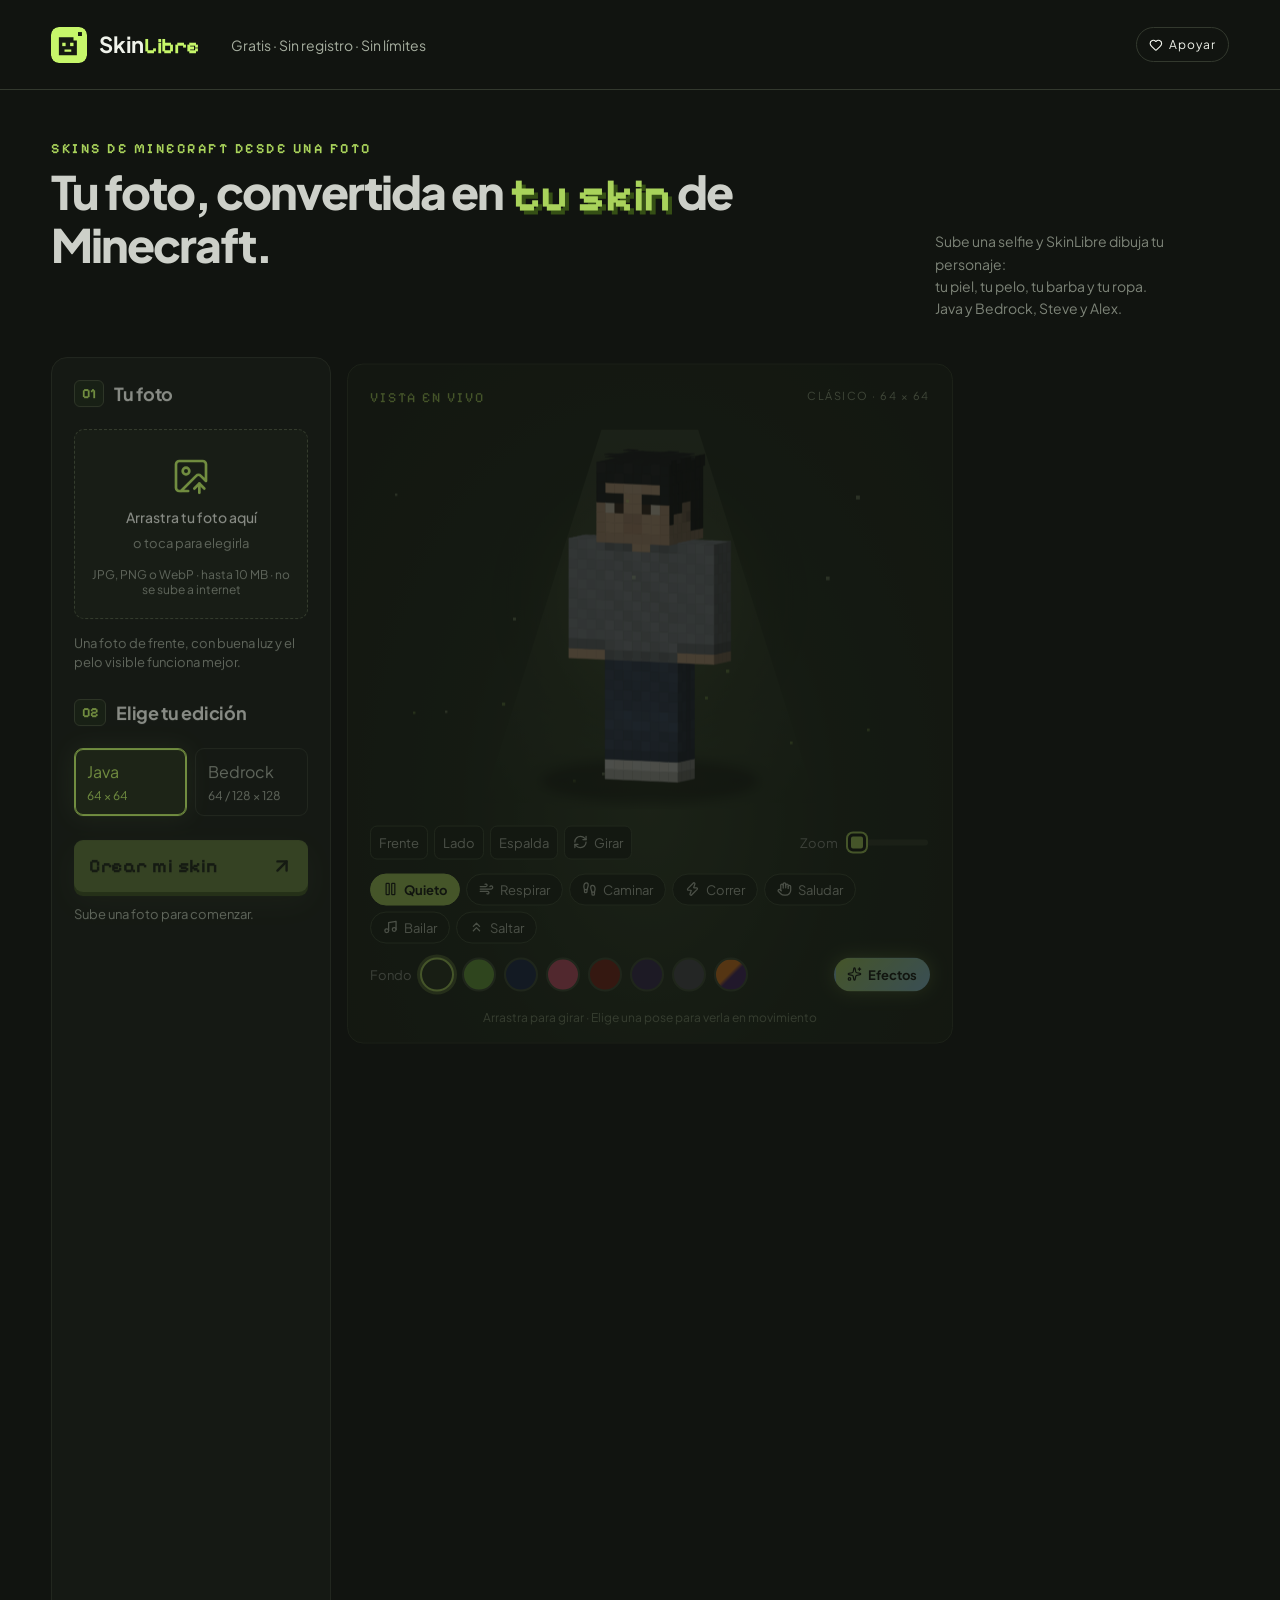
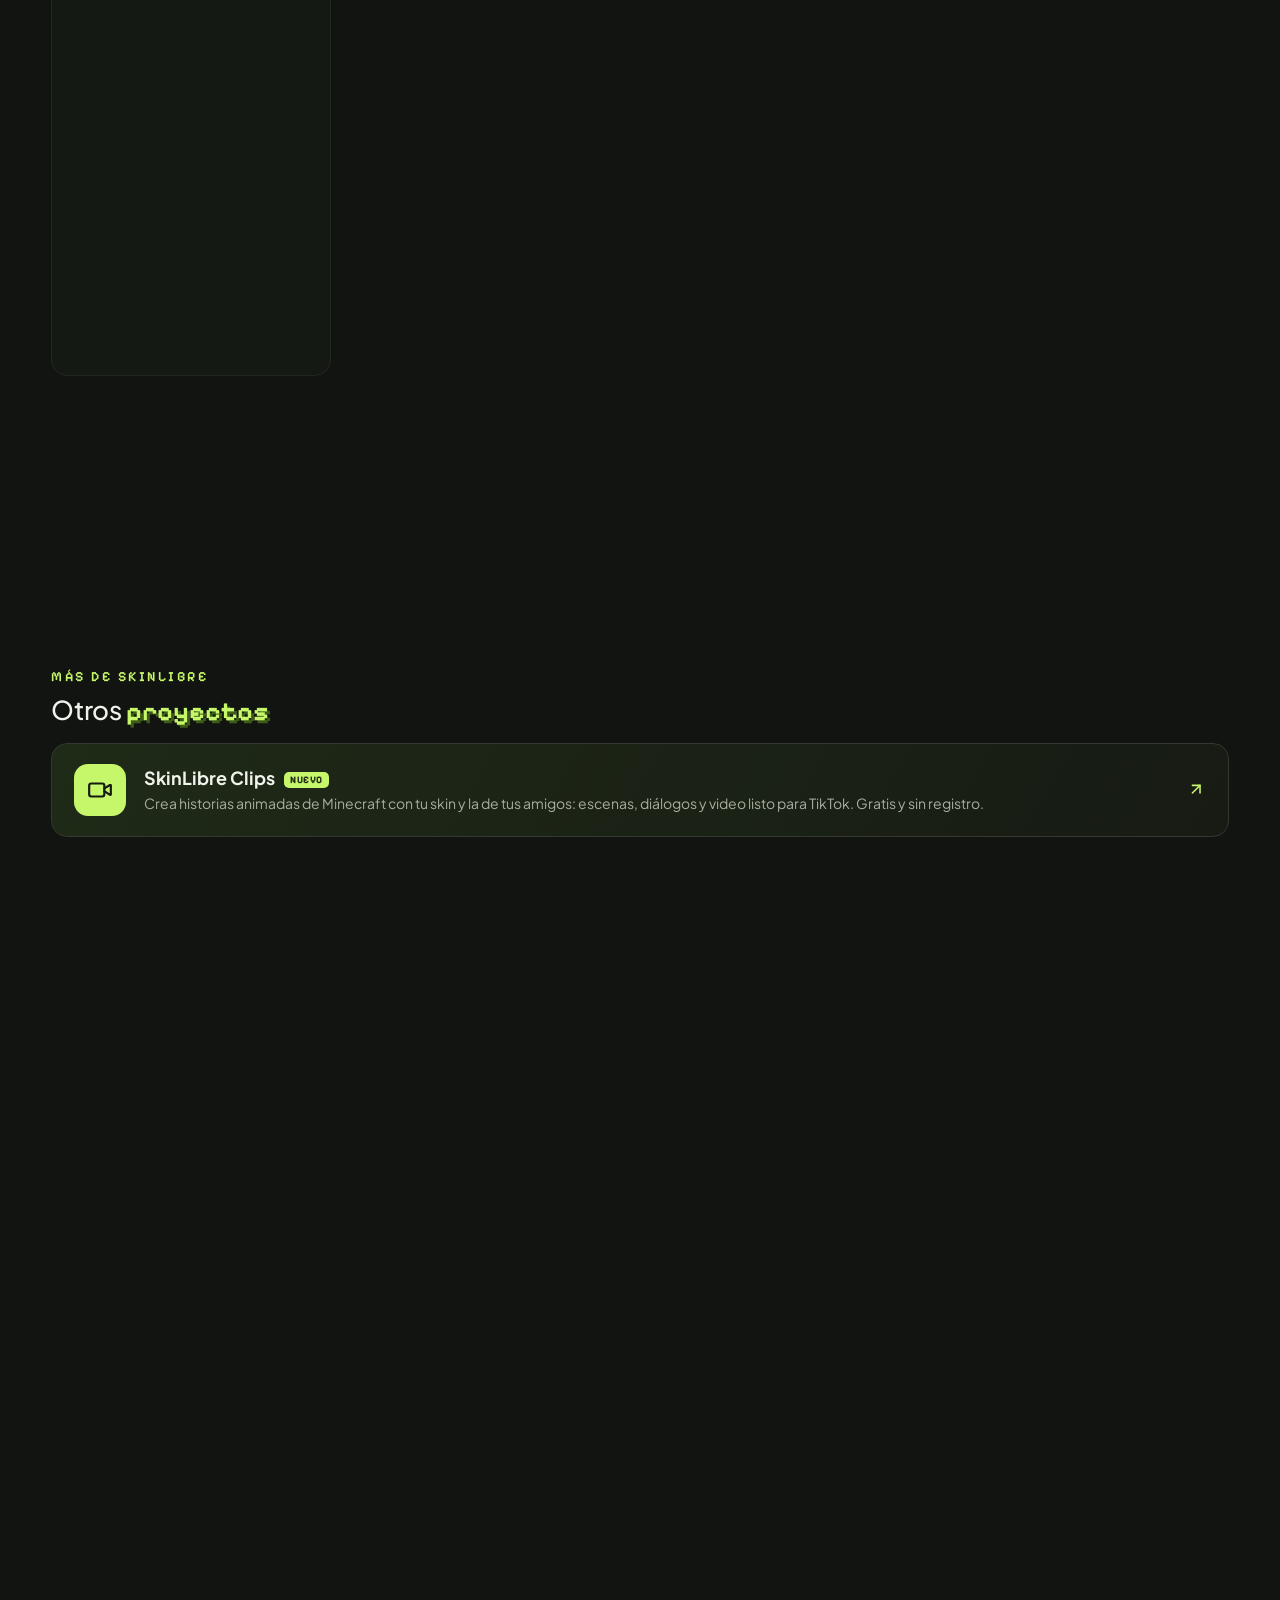
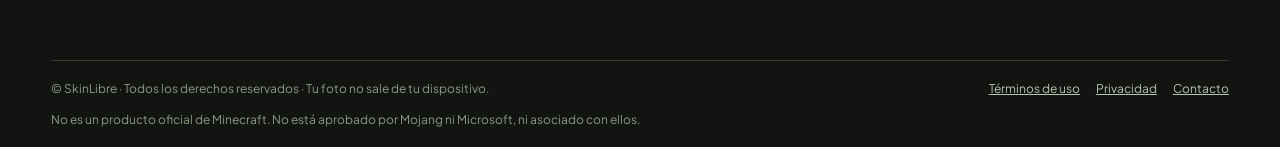
<file: index.html>
<!doctype html>
<html lang="es"><head><meta charset="utf-8"><meta http-equiv="Content-Security-Policy" content="default-src 'self'; script-src 'self'; style-src 'self'; img-src 'self' data: blob: https://sebastianpg12.goatcounter.com; connect-src 'self'; font-src 'self'; object-src 'none'; base-uri 'self'; form-action 'none'"><meta name="referrer" content="strict-origin-when-cross-origin"><meta name="viewport" content="width=device-width,initial-scale=1">
<title>Crea tu skin de Minecraft desde una foto gratis · SkinLibre</title>
<meta name="description" content="Crea tu skin de Minecraft con tu cara desde una foto. Gratis, sin registro y sin límites. Java y Bedrock, Steve o Alex. Tu foto no sale de tu dispositivo.">
<link rel="canonical" href="https://skinlibre.com/">
<meta name="theme-color" content="#111410">
<meta property="og:type" content="website"><meta property="og:site_name" content="SkinLibre"><meta property="og:locale" content="es_LA"><meta property="og:image:alt" content="Skins de Minecraft creadas desde una foto con SkinLibre">
<meta property="og:url" content="https://skinlibre.com/"><meta property="og:title" content="SkinLibre · Tu skin de Minecraft desde una foto">
<meta property="og:description" content="Gratis, sin registro y sin límites. Sube una foto y descarga tu skin para Java o Bedrock.">
<meta property="og:image" content="https://skinlibre.com/og-image.png"><meta property="og:image:width" content="1200"><meta property="og:image:height" content="630">
<meta name="twitter:card" content="summary_large_image">

<link rel="preload" href="fonts/plus-jakarta-sans.woff2" as="font" type="font/woff2" crossorigin><link rel="preload" href="fonts/pixelify-sans.woff2" as="font" type="font/woff2" crossorigin><link rel="stylesheet" href="style.css">
<script type="application/ld+json">{"@context":"https://schema.org","@type":"Organization","name":"SkinLibre","url":"https://skinlibre.com/","logo":"https://skinlibre.com/apple-touch-icon.png","email":"contacto@skinlibre.com","sameAs":["https://www.tiktok.com/@skinlibre","https://buymeacoffee.com/skinlibre","https://clips.skinlibre.com/"]}</script><script type="application/ld+json">{"@context":"https://schema.org","@type":"WebApplication","name":"SkinLibre","url":"https://skinlibre.com/","applicationCategory":"GameApplication","operatingSystem":"Web","inLanguage":"es","isAccessibleForFree":true,"offers":{"@type":"Offer","price":"0","priceCurrency":"USD"},"description":"Generador de skins de Minecraft a partir de una foto. Gratis, sin registro y sin límites."}</script>
<script type="application/ld+json">{"@context":"https://schema.org","@type":"FAQPage","mainEntity":[{"@type":"Question","name":"¿Es gratis de verdad?","acceptedAnswer":{"@type":"Answer","text":"Sí. Sin registro, sin correo y sin límite de skins. Crea y descarga todas las que quieras."}},{"@type":"Question","name":"¿Se sube mi foto a algún servidor?","acceptedAnswer":{"@type":"Answer","text":"No. La foto se analiza dentro de tu navegador y nunca sale de tu dispositivo. Por eso tampoco hay límites: no hay servidores que pagar por cada skin."}},{"@type":"Question","name":"¿Cómo pongo la skin en Minecraft Java?","acceptedAnswer":{"@type":"Answer","text":"Descarga el PNG, abre el launcher de Minecraft, entra en Aspectos, pulsa Nuevo aspecto, sube el archivo y elige el modelo Clásico (Steve) o Delgado (Alex), según lo que elegiste aquí."}},{"@type":"Question","name":"¿Y en Minecraft Bedrock (móvil, Windows, consolas)?","acceptedAnswer":{"@type":"Answer","text":"Abre Vestidor, ve a Aspectos clásicos, elige Importar y selecciona el PNG. La importación depende de la plataforma y no está disponible en todas las consolas."}},{"@type":"Question","name":"¿Sirve para chicas?","acceptedAnswer":{"@type":"Answer","text":"Sí. Elige Mujer para usar el modelo Alex de brazos delgados, con pelo largo, cola de caballo, moño, vestidos y faldas. Todo se puede combinar como quieras."}},{"@type":"Question","name":"No reconoció bien mi cara, ¿qué hago?","acceptedAnswer":{"@type":"Answer","text":"Usa una foto de frente, con buena luz y sin gafas oscuras, y ajusta el recuadro para que incluya la cara y el pelo. Después puedes corregir cualquier color o rasgo a mano."}}]}</script>
<link rel="icon" href="/favicon.svg" type="image/svg+xml"><link rel="apple-touch-icon" href="/apple-touch-icon.png"></head>
<body><svg class="sprite" aria-hidden="true" focusable="false"><symbol id="i-video" viewBox="0 0 24 24"><path d="m16 13 5.223 3.482a.5.5 0 0 0 .777-.416V7.87a.5.5 0 0 0-.752-.432L16 10.5"/><rect x="2" y="6" width="14" height="12" rx="2"/></symbol><symbol id="i-check" viewBox="0 0 24 24"><path d="M20 6 9 17l-5-5" /></symbol><symbol id="i-heart" viewBox="0 0 24 24"><path d="M2 9.5a5.5 5.5 0 0 1 9.591-3.676.56.56 0 0 0 .818 0A5.49 5.49 0 0 1 22 9.5c0 2.29-1.5 4-3 5.5l-5.492 5.313a2 2 0 0 1-3 .019L5 15c-1.5-1.5-3-3.2-3-5.5" /></symbol><symbol id="i-image-up" viewBox="0 0 24 24"><path d="M10.3 21H5a2 2 0 0 1-2-2V5a2 2 0 0 1 2-2h14a2 2 0 0 1 2 2v10l-3.1-3.1a2 2 0 0 0-2.814.014L6 21" /><path d="m14 19.5 3-3 3 3" /><path d="M17 22v-5.5" /><circle cx="9" cy="9" r="2" /></symbol><symbol id="i-arrow-up-right" viewBox="0 0 24 24"><path d="M7 7h10v10" /><path d="M7 17 17 7" /></symbol><symbol id="i-download" viewBox="0 0 24 24"><path d="M12 15V3" /><path d="M21 15v4a2 2 0 0 1-2 2H5a2 2 0 0 1-2-2v-4" /><path d="m7 10 5 5 5-5" /></symbol><symbol id="i-share-2" viewBox="0 0 24 24"><circle cx="18" cy="5" r="3" /><circle cx="6" cy="12" r="3" /><circle cx="18" cy="19" r="3" /><line x1="8.59" x2="15.42" y1="13.51" y2="17.49" /><line x1="15.41" x2="8.59" y1="6.51" y2="10.49" /></symbol><symbol id="i-refresh-cw" viewBox="0 0 24 24"><path d="M3 12a9 9 0 0 1 9-9 9.75 9.75 0 0 1 6.74 2.74L21 8" /><path d="M21 3v5h-5" /><path d="M21 12a9 9 0 0 1-9 9 9.75 9.75 0 0 1-6.74-2.74L3 16" /><path d="M8 16H3v5" /></symbol><symbol id="i-hand" viewBox="0 0 24 24"><path d="M18 11V6a2 2 0 0 0-2-2a2 2 0 0 0-2 2" /><path d="M14 10V4a2 2 0 0 0-2-2a2 2 0 0 0-2 2v2" /><path d="M10 10.5V6a2 2 0 0 0-2-2a2 2 0 0 0-2 2v8" /><path d="M18 8a2 2 0 1 1 4 0v6a8 8 0 0 1-8 8h-2c-2.8 0-4.5-.86-5.99-2.34l-3.6-3.6a2 2 0 0 1 2.83-2.82L7 15" /></symbol><symbol id="i-music" viewBox="0 0 24 24"><path d="M9 18V5l12-2v13" /><circle cx="6" cy="18" r="3" /><circle cx="18" cy="16" r="3" /></symbol><symbol id="i-footprints" viewBox="0 0 24 24"><path d="M4 16v-2.38C4 11.5 2.97 10.5 3 8c.03-2.72 1.49-6 4.5-6C9.37 2 10 3.8 10 5.5c0 3.11-2 5.66-2 8.68V16a2 2 0 1 1-4 0Z" /><path d="M20 20v-2.38c0-2.12 1.03-3.12 1-5.62-.03-2.72-1.49-6-4.5-6C14.63 6 14 7.8 14 9.5c0 3.11 2 5.66 2 8.68V20a2 2 0 1 0 4 0Z" /><path d="M16 17h4" /><path d="M4 13h4" /></symbol><symbol id="i-zap" viewBox="0 0 24 24"><path d="M15.914 4a1.5 1.5 0 00-2.474-1.561l-9 9A1.5 1.5 0 005.5 14h4.002a.5.5 0 01.471.666L8.086 20a1.5 1.5 0 002.475 1.56l9-9A1.5 1.5 0 0018.5 10h-3.997a.5.5 0 01-.472-.667z" /></symbol><symbol id="i-chevrons-up" viewBox="0 0 24 24"><path d="m17 11-5-5-5 5" /><path d="m17 18-5-5-5 5" /></symbol><symbol id="i-pause" viewBox="0 0 24 24"><rect x="14" y="3" width="5" height="18" rx="1" /><rect x="5" y="3" width="5" height="18" rx="1" /></symbol><symbol id="i-wind" viewBox="0 0 24 24"><path d="M12.8 19.6A2 2 0 1 0 14 16H2" /><path d="M17.5 8a2.5 2.5 0 1 1 2 4H2" /><path d="M9.8 4.4A2 2 0 1 1 11 8H2" /></symbol><symbol id="i-coffee" viewBox="0 0 24 24"><path d="M10 2v2" /><path d="M14 2v2" /><path d="M16 8a1 1 0 0 1 1 1v8a4 4 0 0 1-4 4H7a4 4 0 0 1-4-4V9a1 1 0 0 1 1-1h14a4 4 0 1 1 0 8h-1" /><path d="M6 2v2" /></symbol><symbol id="i-sparkles" viewBox="0 0 24 24"><path d="M11.017 2.814a1 1 0 0 1 1.966 0l1.051 5.558a2 2 0 0 0 1.594 1.594l5.558 1.051a1 1 0 0 1 0 1.966l-5.558 1.051a2 2 0 0 0-1.594 1.594l-1.051 5.558a1 1 0 0 1-1.966 0l-1.051-5.558a2 2 0 0 0-1.594-1.594l-5.558-1.051a1 1 0 0 1 0-1.966l5.558-1.051a2 2 0 0 0 1.594-1.594z" /><path d="M20 2v4" /><path d="M22 4h-4" /><circle cx="4" cy="20" r="2" /></symbol></svg><header><a class="brand" href="./"><img src="/logo.svg" width="36" height="36" alt=""><span class="wordmark">Skin<b>Libre</b></span></a><span class="header-note">Gratis · Sin registro · Sin límites</span><a class="edition-badge" href="#apoyar"><svg class="ic" aria-hidden="true"><use href="#i-heart"/></svg> Apoyar</a></header>
<main><div class="page-title hero"><div><span class="eyebrow">SKINS DE MINECRAFT DESDE UNA FOTO</span><h1>Tu foto, convertida en <span class="px">tu skin</span> de Minecraft.</h1>
<ul class="badges" aria-label="Ventajas"><li><svg class="ic" aria-hidden="true"><use href="#i-check"/></svg> Sin registro</li><li><svg class="ic" aria-hidden="true"><use href="#i-check"/></svg> Sin límites</li><li><svg class="ic" aria-hidden="true"><use href="#i-check"/></svg> 100% gratis</li><li><svg class="ic" aria-hidden="true"><use href="#i-check"/></svg> Tu foto no se sube</li></ul></div>
<p>Sube una selfie y SkinLibre dibuja tu personaje:<br>tu piel, tu pelo, tu barba y tu ropa.<br>Java y Bedrock, Steve y Alex.</p></div>
<div class="workspace"><section class="panel source"><div class="section-title"><span class="step">01</span><h2>Tu foto</h2></div>
<label class="upload" id="dropzone"><input id="photo" type="file" accept="image/png,image/jpeg,image/webp"><span class="upload-icon"><svg class="ic" aria-hidden="true"><use href="#i-image-up"/></svg></span><strong>Arrastra tu foto aquí</strong><span>o toca para elegirla</span><small>JPG, PNG o WebP · hasta 10 MB · no se sube a internet</small></label>
<div id="photo-wrap" hidden><div class="photo-box"><canvas id="photo-preview" width="300" height="300" aria-label="Foto y recorte de la cara"></canvas></div><label>Encuadre horizontal<input id="crop-x" type="range" min="0" max="100" value="50"></label><label>Encuadre vertical<input id="crop-y" type="range" min="0" max="100" value="41"></label><label>Tamaño del recorte<input id="crop-size" type="range" min="5" max="100" value="80"></label><div class="crop-advice" id="crop-advice" role="status" hidden><p id="crop-advice-text"></p><button type="button" id="crop-fix">Ajustar a mi cara</button></div></div>
<p class="hint" id="photo-hint">Una foto de frente, con buena luz y el pelo visible funciona mejor.</p>
<div class="who" id="who" hidden><p class="who-q">¿Tu personaje es chico o chica?</p><div class="who-opts" role="group" aria-label="Tipo de personaje"><button type="button" data-who="male" aria-pressed="false"><span class="who-fig male" aria-hidden="true"></span>Chico<small>Brazos anchos · Steve</small></button><button type="button" data-who="female" aria-pressed="false"><span class="who-fig female" aria-hidden="true"></span>Chica<small>Brazos delgados · Alex</small></button></div>
<p class="who-q small">Tu pelo <span>(opcional, si no lo detecto bien)</span></p><div class="hair-quick" id="hair-quick" role="group" aria-label="Largo del pelo"><button type="button" data-hq="auto" class="selected" aria-pressed="true">Que lo detecte</button><button type="button" data-hq="short" aria-pressed="false">Corto</button><button type="button" data-hq="bob" aria-pressed="false">Melena</button><button type="button" data-hq="long" aria-pressed="false">Largo</button><button type="button" data-hq="ponytail" aria-pressed="false">Recogido</button><button type="button" data-hq="curly" aria-pressed="false">Rizado</button><button type="button" data-hq="buzz" aria-pressed="false">Rapado</button></div></div>
<div class="section-title lower"><span class="step">02</span><h2>Elige tu edición</h2></div>
<div class="segmented" id="editions"><button class="selected" data-edition="java" aria-pressed="true">Java<small>64 × 64</small></button><button data-edition="bedrock" aria-pressed="false">Bedrock<small>64 / 128 × 128</small></button></div>
<label id="resolution-wrap" hidden>Resolución<select id="resolution"><option value="64">Estándar · 64 × 64</option><option value="128">Más detalle · 128 × 128</option></select></label>
<button class="primary" id="create" disabled>Crear mi skin <span><svg class="ic" aria-hidden="true"><use href="#i-arrow-up-right"/></svg></span></button><p class="status" id="status" role="status">Sube una foto para comenzar.</p>
</section>
<section class="stage"><div class="stage-top"><span>VISTA EN VIVO</span><span id="dimensions">CLÁSICO · 64 × 64</span></div><canvas id="viewer" aria-label="Vista 3D de la skin, arrastra para girar"></canvas><div class="stage-bottom"><div class="view-buttons"><button data-angle="0">Frente</button><button data-angle="90">Lado</button><button data-angle="180">Espalda</button><button id="spin" aria-pressed="false"><svg class="ic" aria-hidden="true"><use href="#i-refresh-cw"/></svg> Girar</button><button type="button" id="other-look" class="other-look" hidden><svg class="ic" aria-hidden="true"><use href="#i-sparkles"/></svg> Otro look</button><button type="button" id="halloween" class="other-look halloween" hidden><span aria-hidden="true">🎃</span> Halloween</button></div><label class="zoom">Zoom<input id="zoom" type="range" min="1" max="2.8" value="1" step="0.1"></label></div><div class="pose-buttons" role="group" aria-label="Poses"><button data-anim="none" class="selected" aria-pressed="true"><svg class="ic" aria-hidden="true"><use href="#i-pause"/></svg> Quieto</button><button data-anim="idle" aria-pressed="false"><svg class="ic" aria-hidden="true"><use href="#i-wind"/></svg> Respirar</button><button data-anim="walk" aria-pressed="false"><svg class="ic" aria-hidden="true"><use href="#i-footprints"/></svg> Caminar</button><button data-anim="run" aria-pressed="false"><svg class="ic" aria-hidden="true"><use href="#i-zap"/></svg> Correr</button><button data-anim="wave" aria-pressed="false"><svg class="ic" aria-hidden="true"><use href="#i-hand"/></svg> Saludar</button><button data-anim="dance" aria-pressed="false"><svg class="ic" aria-hidden="true"><use href="#i-music"/></svg> Bailar</button><button data-anim="jump" aria-pressed="false"><svg class="ic" aria-hidden="true"><use href="#i-chevrons-up"/></svg> Saltar</button></div><div class="bg-buttons" role="group" aria-label="Fondo"><span>Fondo</span><button data-bg="estudio" title="Estudio" aria-label="Fondo Estudio" aria-pressed="true" class="selected"></button><button data-bg="pradera" title="Pradera" aria-label="Fondo Pradera" aria-pressed="false"></button><button data-bg="noche" title="Noche" aria-label="Fondo Noche" aria-pressed="false"></button><button data-bg="atardecer" title="Atardecer" aria-label="Fondo Atardecer" aria-pressed="false"></button><button data-bg="nether" title="Nether" aria-label="Fondo Nether" aria-pressed="false"></button><button data-bg="end" title="End" aria-label="Fondo End" aria-pressed="false"></button><button data-bg="cueva" title="Cueva" aria-label="Fondo Cueva" aria-pressed="false"></button><button data-bg="halloween" title="Halloween" aria-label="Fondo Halloween" aria-pressed="false"></button><button id="fx-toggle" class="fx-toggle" aria-pressed="true" title="Luces y efectos"><svg class="ic" aria-hidden="true"><use href="#i-sparkles"/></svg> Efectos</button></div><p class="stage-tip">Arrastra para girar · Elige una pose para verla en movimiento</p></section>
<section class="panel settings"><div class="section-title"><span class="step">03</span><h2>Hazla tuya</h2></div>
<div class="segmented body-type"><button class="selected" data-body="male" aria-pressed="true">Hombre<small>Brazos anchos · Steve</small></button><button data-body="female" aria-pressed="false">Mujer<small>Brazos delgados · Alex</small></button></div>
<p class="hint" id="trait-summary">Tu cara se dibuja desde cero con los rasgos de la foto: no se pixela la imagen.</p><div class="color-row"><label>Piel<input id="skin-color" type="color" value="#dab28f"></label><label>Pelo<input id="hair-color" type="color" value="#191a1d"></label></div>
<label>Peinado<select id="hair-style"></select></label>
<label>Ropa<select id="outfit"></select></label>
<div class="color-row"><label>Color principal<input id="shirt-color" type="color" value="#8a8f98"></label><label>Detalle<input id="accent-color" type="color" value="#e8e6e0"></label></div>
<div class="color-row"><label>Pantalón<select id="pants-style"></select></label><label>Color<input id="pants-color" type="color" value="#35425e"></label></div>
<label>Zapatos<select id="shoes"></select></label>
<label>Ojos<select id="eyes"><option value="classic">Clásicos</option><option value="small">Pequeños</option><option value="soft">Suaves</option><option value="lashes">Con pestañas</option></select></label>
<label>Boca y barba<select id="mouth"><option value="detected">Según la foto</option><option value="goatee">Solo perilla</option><option value="soft">Labios</option><option value="smile">Sonrisa</option><option value="clean">Sin boca marcada</option><option value="stubble">Barba de 3 días</option><option value="full">Barba completa</option><option value="long">Barba larga</option><option value="candado">Candado</option><option value="chinstrap">Barba perfilada</option><option value="mustache">Bigote</option></select></label>
<fieldset class="accessories"><legend>Accesorios</legend><div class="chips" id="accessories"></div></fieldset>
<div class="download-area"><button id="download" class="download"><svg class="ic" aria-hidden="true"><use href="#i-download"/></svg> Descargar skin (PNG)</button><button id="share" class="download secondary"><svg class="ic" aria-hidden="true"><use href="#i-share-2"/></svg> Compartir imagen</button><a id="to-clips" class="download secondary clips-cta" href="https://clips.skinlibre.com/" target="_blank" rel="noopener"><svg class="ic" aria-hidden="true"><use href="#i-video"/></svg> Hacer video <span class="new">NUEVO</span></a><p id="compatibility">Java: al subirla elige el modelo Clásico (Steve).</p>
<div class="use-guide" id="use-guide" hidden><strong>Ponla en Minecraft</strong><ol><li><b>Java (PC):</b> entra a minecraft.net, inicia sesión, ve a <em>Perfil → Skin</em>, sube el PNG y guarda. Elige el modelo que dice arriba.</li><li><b>Bedrock (celular, consola, Windows):</b> en el juego abre <em>Vestidor → Personajes clásicos → Importar → Elegir nueva skin</em> y busca el PNG en Descargas.</li></ol><p>El archivo quedó en tu carpeta de <b>Descargas</b> con el nombre <b>skinlibre-…png</b>.</p></div><div class="rate" id="rate" hidden><strong>¿Qué tal quedó tu skin?</strong><div class="stars" role="group" aria-label="Calificación"><button type="button" data-star="1" aria-label="1 estrella">★</button><button type="button" data-star="2" aria-label="2 estrellas">★</button><button type="button" data-star="3" aria-label="3 estrellas">★</button><button type="button" data-star="4" aria-label="4 estrellas">★</button><button type="button" data-star="5" aria-label="5 estrellas">★</button></div><div class="rate-why" id="rate-why" hidden><p>¿Qué falló? Toca lo que no te gustó:</p><div class="hair-quick"><button type="button" data-why="no-se-parece">No se parece a mí</button><button type="button" data-why="pelo">El pelo</button><button type="button" data-why="ropa">La ropa</button><button type="button" data-why="piel">El color de piel</button><button type="button" data-why="cara">La cara</button><button type="button" data-why="otro">Otra cosa</button></div></div><p class="rate-thanks" id="rate-thanks" hidden>¡Gracias! Con tu respuesta mejoramos SkinLibre.</p></div><p class="thanks" id="thanks" hidden>¡Lista! ¿Te gustó? <a href="#apoyar"><svg class="ic" aria-hidden="true"><use href="#i-coffee"/></svg> Invítale un café al estudiante que la hizo</a></p></div>
</section></div>

<section class="how" aria-labelledby="how-title"><h2 id="how-title">Así de <span class="px">simple</span></h2><ol>
<li><strong>Sube una foto</strong><span>Una selfie de frente sirve. No necesitas cuenta ni correo.</span></li>
<li><strong>SkinLibre lee tus rasgos</strong><span>Tono de piel, pelo, cejas, barba y ropa. Tu cara se dibuja píxel a píxel, no se pixela la foto.</span></li>
<li><strong>Personaliza y descarga</strong><span>Cambia ropa, peinado y accesorios. Descarga para Java o Bedrock todas las veces que quieras.</span></li></ol></section>

<section class="products" aria-labelledby="products-title"><span class="eyebrow">MÁS DE SKINLIBRE</span><h2 id="products-title">Otros <span class="px">proyectos</span></h2><a class="product" href="https://clips.skinlibre.com/" target="_blank" rel="noopener"><span class="product-icon"><svg class="ic" aria-hidden="true"><use href="#i-video"/></svg></span><span class="product-text"><strong>SkinLibre Clips <span class="new">NUEVO</span></strong><span>Crea historias animadas de Minecraft con tu skin y la de tus amigos: escenas, diálogos y video listo para TikTok. Gratis y sin registro.</span></span><svg class="ic go" aria-hidden="true"><use href="#i-arrow-up-right"/></svg></a></section>
<section class="support" id="apoyar" aria-labelledby="support-title"><div><span class="eyebrow">APOYA EL PROYECTO</span><h2 id="support-title">SkinLibre es gratis y lo seguirá <span class="px">siendo.</span></h2>
<p>Hola, soy estudiante universitario y creé SkinLibre por mi cuenta. Lo mantengo sin registro, sin límites y sin cobrar por skins, y así seguirá siempre.</p><p>Financio mis proyectos yo mismo, así que si tu skin te sacó una sonrisa, un café me ayuda a pagar el dominio y a sacar tiempo entre clases para agregar más ropa, peinados y accesorios.</p>
<p class="fine">Donar no desbloquea nada: todo es igual de gratis para todos.</p></div>
<div class="donate-buttons"><a class="donate kofi" data-donate="kofi" target="_blank" rel="noopener"><svg class="ic" aria-hidden="true"><use href="#i-coffee"/></svg> Apoyar en Ko-fi</a><a class="donate bmc" data-donate="bmc" target="_blank" rel="noopener"><svg class="ic" aria-hidden="true"><use href="#i-coffee"/></svg> Invítame un café</a></div></section>

<section class="faq" aria-labelledby="faq-title"><h2 id="faq-title">Preguntas <span class="px">frecuentes</span></h2>
<details><summary>¿Es gratis de verdad?</summary><p>Sí. Sin registro, sin correo y sin límite de skins. Crea y descarga todas las que quieras.</p></details>
<details><summary>¿Se sube mi foto a algún servidor?</summary><p>No. La foto se analiza dentro de tu navegador y nunca sale de tu dispositivo. Por eso tampoco hay límites: no hay servidores que pagar por cada skin.</p></details>
<details><summary>¿Cómo pongo la skin en Minecraft Java?</summary><p>Descarga el PNG, abre el launcher de Minecraft, entra en <em>Aspectos</em>, pulsa <em>Nuevo aspecto</em>, sube el archivo y elige el modelo <em>Clásico</em> (Steve) o <em>Delgado</em> (Alex), según lo que elegiste aquí.</p></details>
<details><summary>¿Y en Minecraft Bedrock (móvil, Windows, consolas)?</summary><p>Abre <em>Vestidor</em>, ve a <em>Aspectos clásicos</em>, elige <em>Importar</em> y selecciona el PNG. La importación depende de la plataforma y no está disponible en todas las consolas.</p></details>
<details><summary>¿Sirve para chicas?</summary><p>Sí. Elige <em>Mujer</em> para usar el modelo Alex de brazos delgados, con pelo largo, cola de caballo, moño, vestidos y faldas. Todo se puede combinar como quieras.</p></details>
<details><summary>No reconoció bien mi cara, ¿qué hago?</summary><p>Usa una foto de frente, con buena luz y sin gafas oscuras, y ajusta el recuadro para que incluya la cara y el pelo. Después puedes corregir cualquier color o rasgo a mano.</p></details>
</section>

<footer class="site-footer"><span>© SkinLibre · Todos los derechos reservados · Tu foto no sale de tu dispositivo.</span><nav><a href="terminos.html">Términos de uso</a><a href="privacidad.html">Privacidad</a><a href="mailto:contacto@skinlibre.com">Contacto</a></nav><span>No es un producto oficial de Minecraft. No está aprobado por Mojang ni Microsoft, ni asociado con ellos.</span></footer></main>
<div class="dl-bar" id="dl-bar" hidden><button id="dl-bar-btn" class="dl-bar-btn"><svg class="ic" aria-hidden="true"><use href="#i-download"/></svg> Descargar mi skin</button><button id="dl-bar-help" class="dl-bar-help">¿Cómo la pongo?</button></div><script src="visitas.js"></script><script src="config.js"></script><script src="traits.js"></script><script src="outfits.js"></script><script src="app.js"></script><script src="vendor/anime/anime.min.js"></script><script src="ui.js"></script></body></html>
</file>
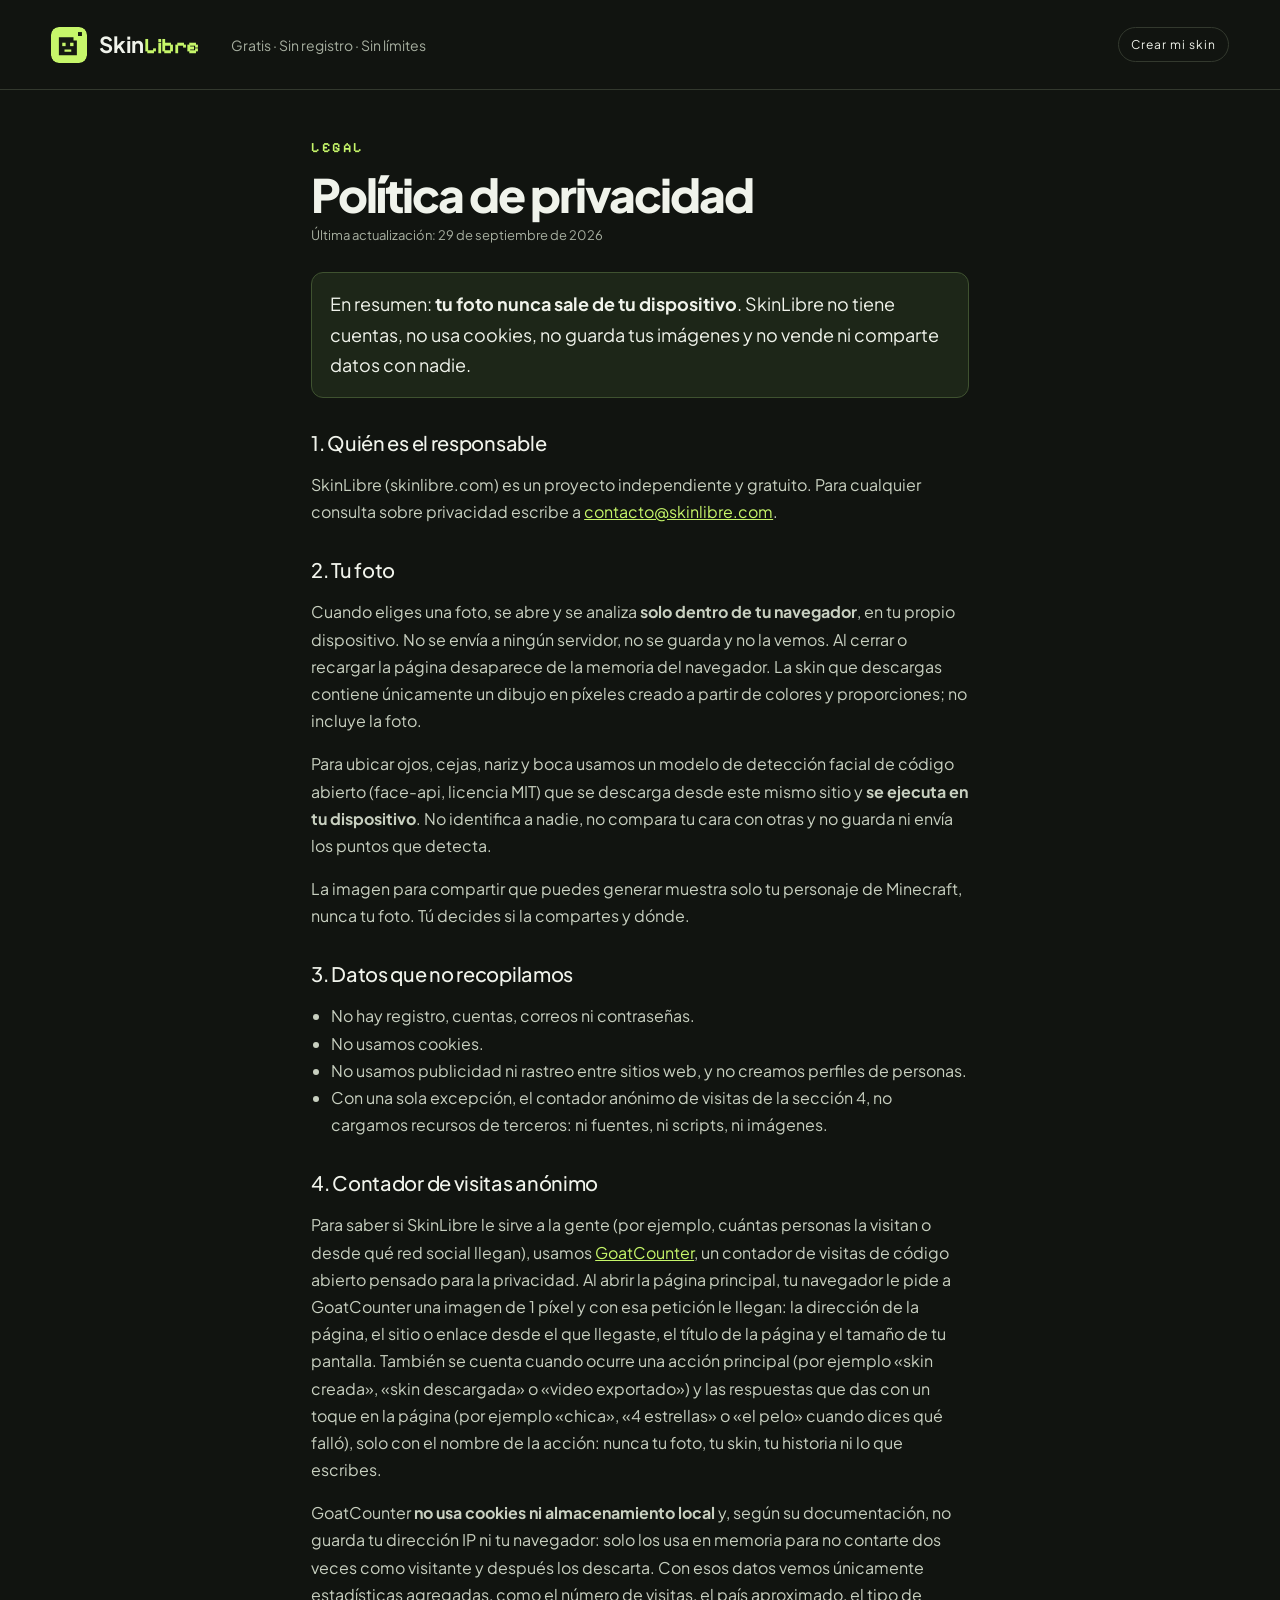
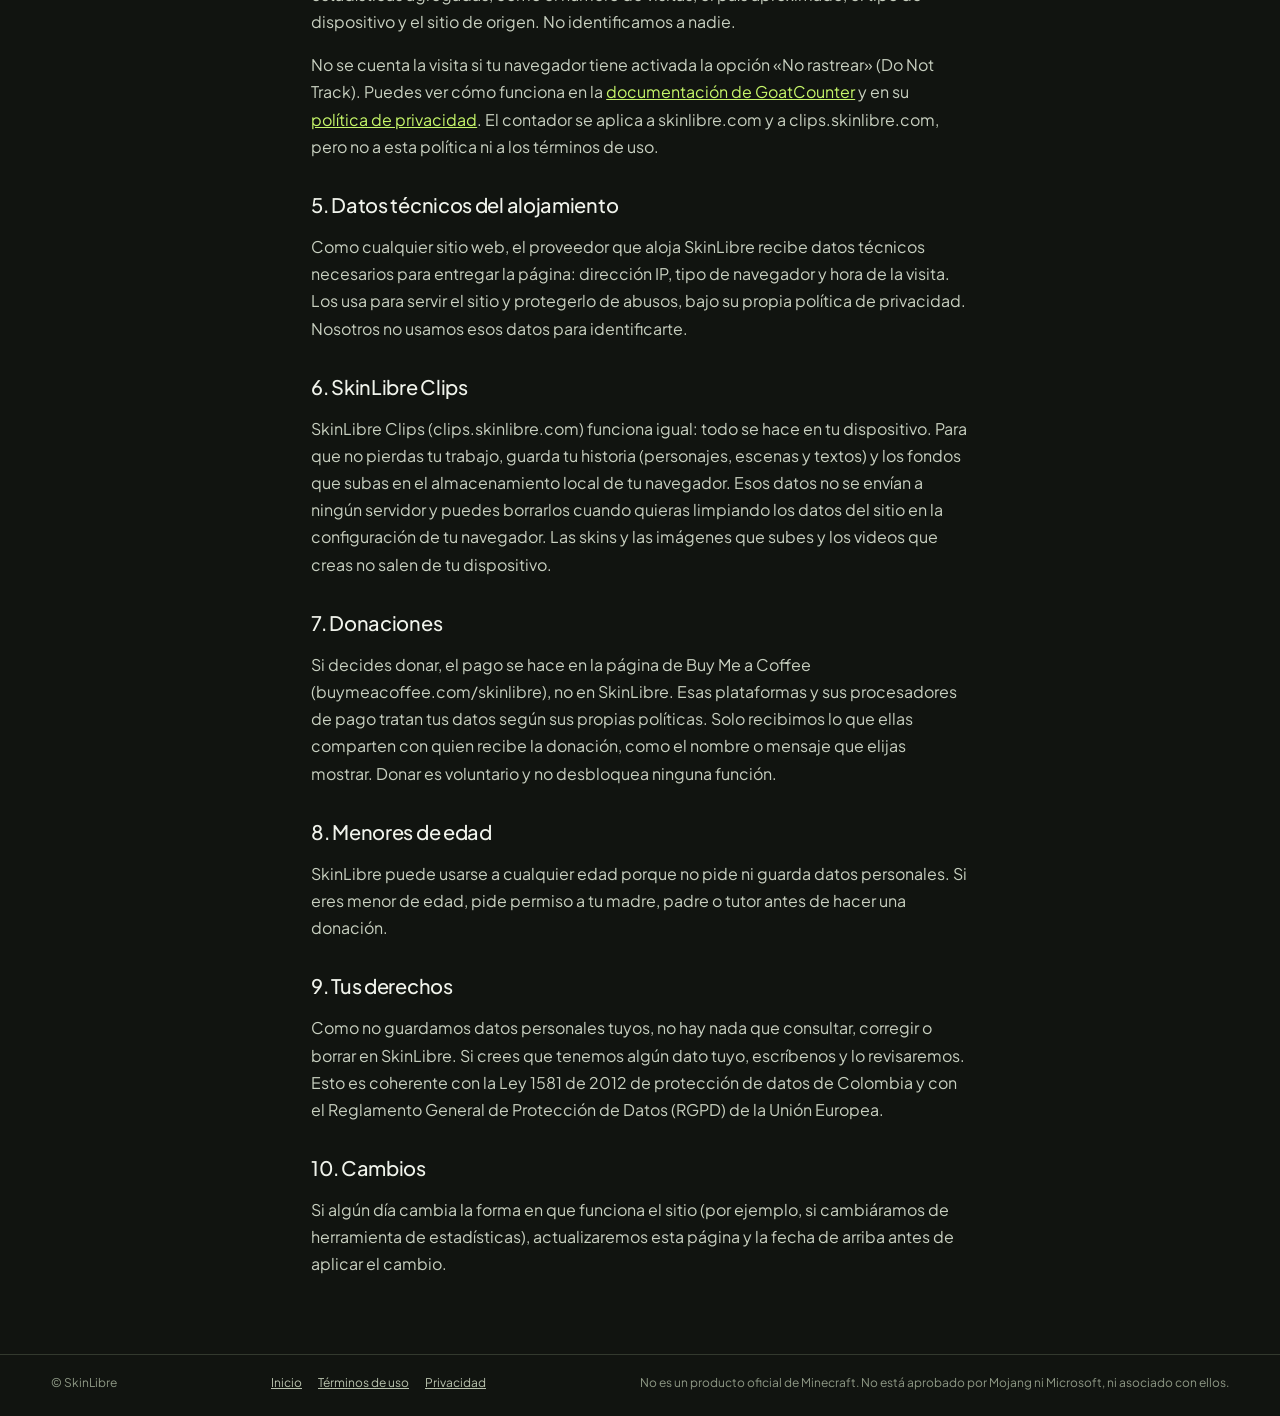
<file: privacidad.html>
<!doctype html>
<html lang="es"><head><meta charset="utf-8"><meta http-equiv="Content-Security-Policy" content="default-src 'self'; script-src 'self'; style-src 'self'; img-src 'self' data: blob:; connect-src 'self'; font-src 'self'; object-src 'none'; base-uri 'self'; form-action 'none'"><meta name="referrer" content="strict-origin-when-cross-origin"><meta name="viewport" content="width=device-width,initial-scale=1">
<title>Política de privacidad · SkinLibre</title><meta name="description" content="Cómo trata SkinLibre tus datos: tu foto nunca sale de tu dispositivo, no hay cuentas ni cookies.">
<link rel="canonical" href="https://skinlibre.com/privacidad.html"><meta name="theme-color" content="#111410">

<link rel="stylesheet" href="style.css"><link rel="icon" href="/favicon.svg" type="image/svg+xml"><link rel="apple-touch-icon" href="/apple-touch-icon.png"></head>
<body><header><a class="brand" href="./"><img src="/logo.svg" width="36" height="36" alt=""><span class="wordmark">Skin<b>Libre</b></span></a><span class="header-note">Gratis · Sin registro · Sin límites</span><a class="edition-badge" href="./">Crear mi skin</a></header>
<main class="legal"><span class="eyebrow">LEGAL</span><h1>Política de privacidad</h1><p class="updated">Última actualización: 29 de septiembre de 2026</p>

<p class="lead">En resumen: <strong>tu foto nunca sale de tu dispositivo</strong>. SkinLibre no tiene cuentas, no usa cookies, no guarda tus imágenes y no vende ni comparte datos con nadie.</p>

<h2>1. Quién es el responsable</h2>
<p>SkinLibre (skinlibre.com) es un proyecto independiente y gratuito. Para cualquier consulta sobre privacidad escribe a <a href="mailto:contacto@skinlibre.com">contacto@skinlibre.com</a>.</p>

<h2>2. Tu foto</h2>
<p>Cuando eliges una foto, se abre y se analiza <strong>solo dentro de tu navegador</strong>, en tu propio dispositivo. No se envía a ningún servidor, no se guarda y no la vemos. Al cerrar o recargar la página desaparece de la memoria del navegador. La skin que descargas contiene únicamente un dibujo en píxeles creado a partir de colores y proporciones; no incluye la foto.</p>
<p>Para ubicar ojos, cejas, nariz y boca usamos un modelo de detección facial de código abierto (face-api, licencia MIT) que se descarga desde este mismo sitio y <strong>se ejecuta en tu dispositivo</strong>. No identifica a nadie, no compara tu cara con otras y no guarda ni envía los puntos que detecta.</p>
<p>La imagen para compartir que puedes generar muestra solo tu personaje de Minecraft, nunca tu foto. Tú decides si la compartes y dónde.</p>

<h2>3. Datos que no recopilamos</h2>
<ul><li>No hay registro, cuentas, correos ni contraseñas.</li><li>No usamos cookies.</li><li>No usamos publicidad ni rastreo entre sitios web, y no creamos perfiles de personas.</li><li>Con una sola excepción, el contador anónimo de visitas de la sección 4, no cargamos recursos de terceros: ni fuentes, ni scripts, ni imágenes.</li></ul>

<h2>4. Contador de visitas anónimo</h2>
<p>Para saber si SkinLibre le sirve a la gente (por ejemplo, cuántas personas la visitan o desde qué red social llegan), usamos <a href="https://www.goatcounter.com" rel="noopener">GoatCounter</a>, un contador de visitas de código abierto pensado para la privacidad. Al abrir la página principal, tu navegador le pide a GoatCounter una imagen de 1 píxel y con esa petición le llegan: la dirección de la página, el sitio o enlace desde el que llegaste, el título de la página y el tamaño de tu pantalla. También se cuenta cuando ocurre una acción principal (por ejemplo «skin creada», «skin descargada» o «video exportado») y las respuestas que das con un toque en la página (por ejemplo «chica», «4 estrellas» o «el pelo» cuando dices qué falló), solo con el nombre de la acción: nunca tu foto, tu skin, tu historia ni lo que escribes.</p>
<p>GoatCounter <strong>no usa cookies ni almacenamiento local</strong> y, según su documentación, no guarda tu dirección IP ni tu navegador: solo los usa en memoria para no contarte dos veces como visitante y después los descarta. Con esos datos vemos únicamente estadísticas agregadas, como el número de visitas, el país aproximado, el tipo de dispositivo y el sitio de origen. No identificamos a nadie.</p>
<p>No se cuenta la visita si tu navegador tiene activada la opción «No rastrear» (Do Not Track). Puedes ver cómo funciona en la <a href="https://www.goatcounter.com/help/sessions" rel="noopener">documentación de GoatCounter</a> y en su <a href="https://www.goatcounter.com/privacy" rel="noopener">política de privacidad</a>. El contador se aplica a skinlibre.com y a clips.skinlibre.com, pero no a esta política ni a los términos de uso.</p>

<h2>5. Datos técnicos del alojamiento</h2>
<p>Como cualquier sitio web, el proveedor que aloja SkinLibre recibe datos técnicos necesarios para entregar la página: dirección IP, tipo de navegador y hora de la visita. Los usa para servir el sitio y protegerlo de abusos, bajo su propia política de privacidad. Nosotros no usamos esos datos para identificarte.</p>

<h2>6. SkinLibre Clips</h2>
<p>SkinLibre Clips (clips.skinlibre.com) funciona igual: todo se hace en tu dispositivo. Para que no pierdas tu trabajo, guarda tu historia (personajes, escenas y textos) y los fondos que subas en el almacenamiento local de tu navegador. Esos datos no se envían a ningún servidor y puedes borrarlos cuando quieras limpiando los datos del sitio en la configuración de tu navegador. Las skins y las imágenes que subes y los videos que creas no salen de tu dispositivo.</p>

<h2>7. Donaciones</h2>
<p>Si decides donar, el pago se hace en la página de Buy Me a Coffee (buymeacoffee.com/skinlibre), no en SkinLibre. Esas plataformas y sus procesadores de pago tratan tus datos según sus propias políticas. Solo recibimos lo que ellas comparten con quien recibe la donación, como el nombre o mensaje que elijas mostrar. Donar es voluntario y no desbloquea ninguna función.</p>

<h2>8. Menores de edad</h2>
<p>SkinLibre puede usarse a cualquier edad porque no pide ni guarda datos personales. Si eres menor de edad, pide permiso a tu madre, padre o tutor antes de hacer una donación.</p>

<h2>9. Tus derechos</h2>
<p>Como no guardamos datos personales tuyos, no hay nada que consultar, corregir o borrar en SkinLibre. Si crees que tenemos algún dato tuyo, escríbenos y lo revisaremos. Esto es coherente con la Ley 1581 de 2012 de protección de datos de Colombia y con el Reglamento General de Protección de Datos (RGPD) de la Unión Europea.</p>

<h2>10. Cambios</h2>
<p>Si algún día cambia la forma en que funciona el sitio (por ejemplo, si cambiáramos de herramienta de estadísticas), actualizaremos esta página y la fecha de arriba antes de aplicar el cambio.</p>
</main>
<footer class="site-footer"><span>© SkinLibre</span><nav><a href="./">Inicio</a><a href="terminos.html">Términos de uso</a><a href="privacidad.html">Privacidad</a></nav><span>No es un producto oficial de Minecraft. No está aprobado por Mojang ni Microsoft, ni asociado con ellos.</span></footer>
</body></html>
</file>
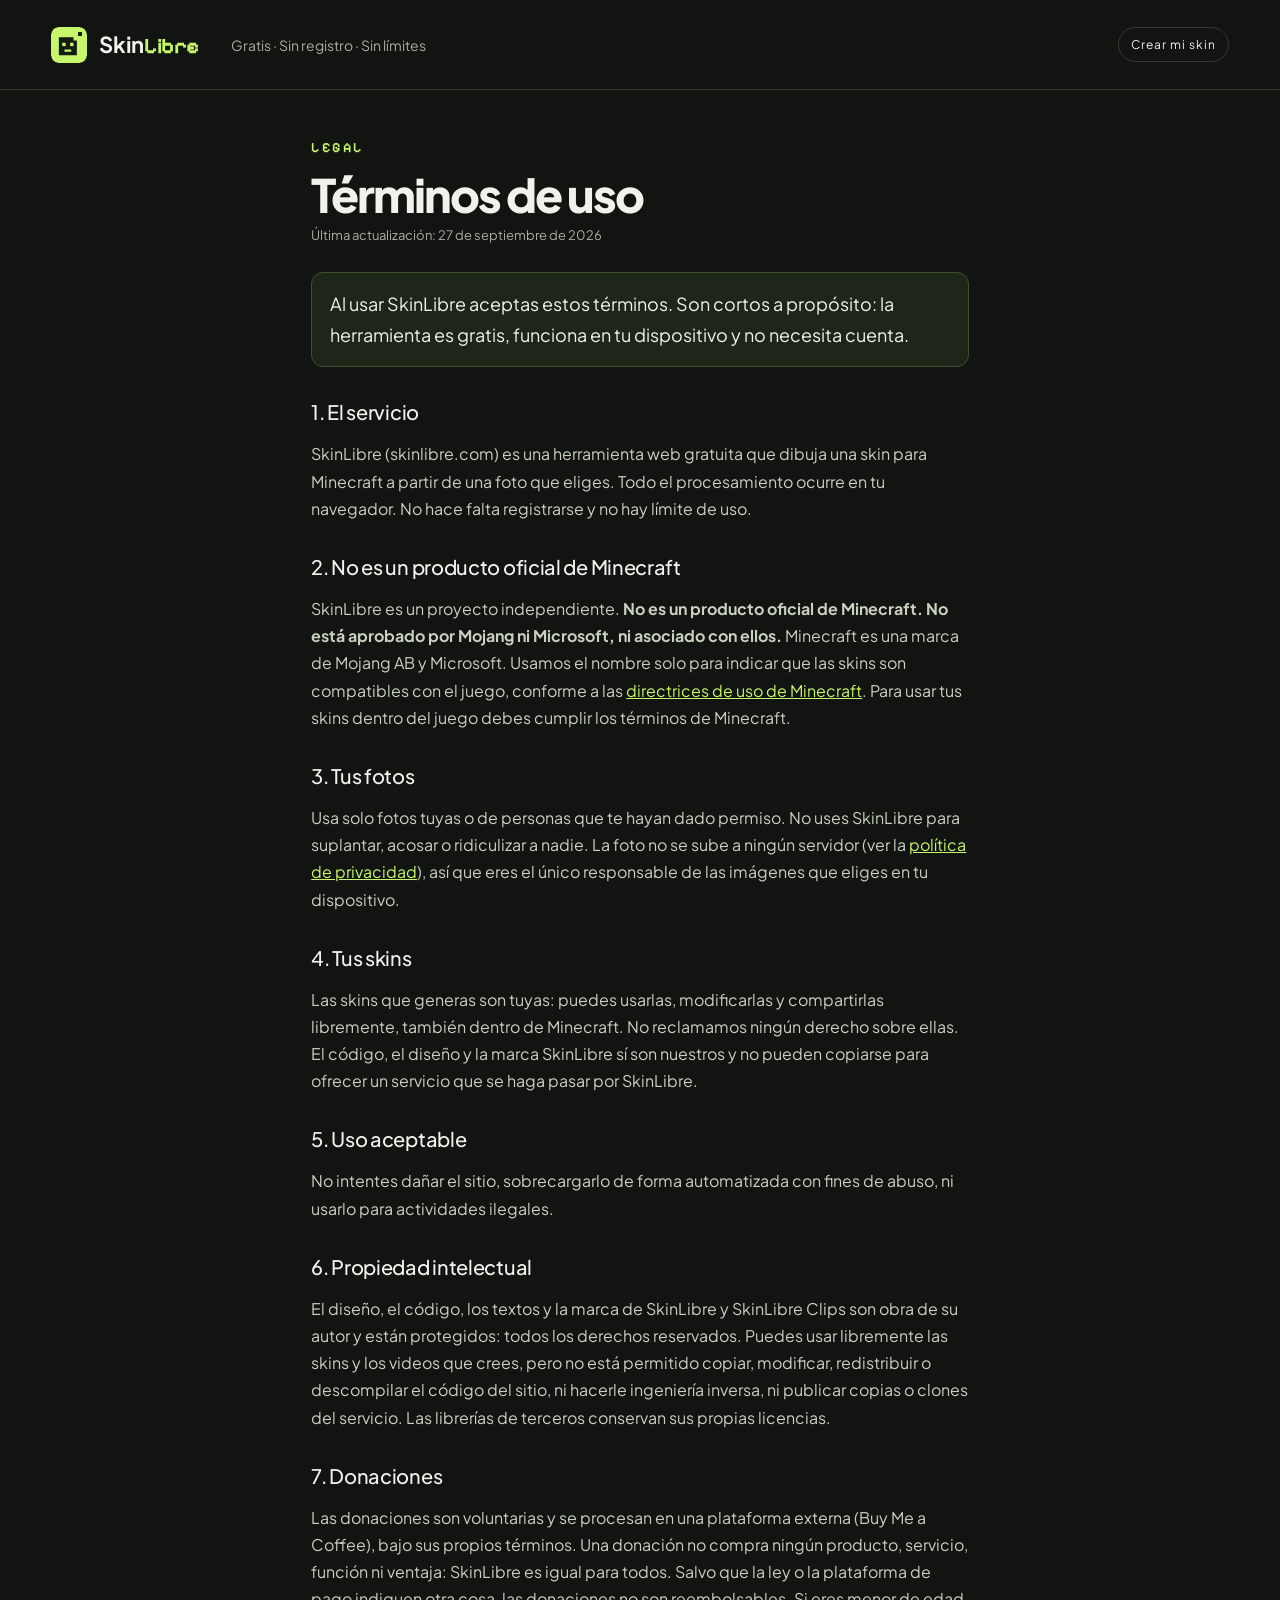
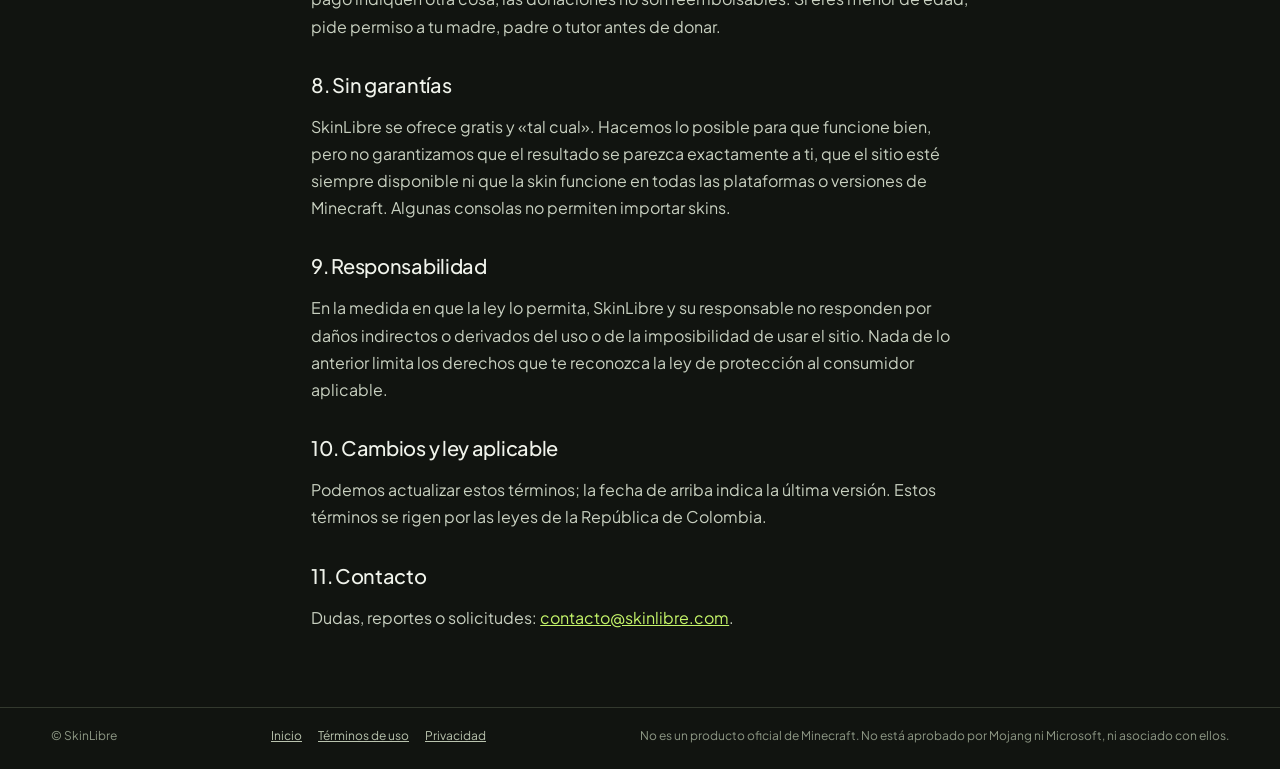
<file: terminos.html>
<!doctype html>
<html lang="es"><head><meta charset="utf-8"><meta http-equiv="Content-Security-Policy" content="default-src 'self'; script-src 'self'; style-src 'self'; img-src 'self' data: blob:; connect-src 'self'; font-src 'self'; object-src 'none'; base-uri 'self'; form-action 'none'"><meta name="referrer" content="strict-origin-when-cross-origin"><meta name="viewport" content="width=device-width,initial-scale=1">
<title>Términos de uso · SkinLibre</title><meta name="description" content="Condiciones de uso de SkinLibre, el generador gratuito de skins de Minecraft desde una foto.">
<link rel="canonical" href="https://skinlibre.com/terminos.html"><meta name="theme-color" content="#111410">

<link rel="stylesheet" href="style.css"><link rel="icon" href="/favicon.svg" type="image/svg+xml"><link rel="apple-touch-icon" href="/apple-touch-icon.png"></head>
<body><header><a class="brand" href="./"><img src="/logo.svg" width="36" height="36" alt=""><span class="wordmark">Skin<b>Libre</b></span></a><span class="header-note">Gratis · Sin registro · Sin límites</span><a class="edition-badge" href="./">Crear mi skin</a></header>
<main class="legal"><span class="eyebrow">LEGAL</span><h1>Términos de uso</h1><p class="updated">Última actualización: 27 de septiembre de 2026</p>

<p class="lead">Al usar SkinLibre aceptas estos términos. Son cortos a propósito: la herramienta es gratis, funciona en tu dispositivo y no necesita cuenta.</p>

<h2>1. El servicio</h2>
<p>SkinLibre (skinlibre.com) es una herramienta web gratuita que dibuja una skin para Minecraft a partir de una foto que eliges. Todo el procesamiento ocurre en tu navegador. No hace falta registrarse y no hay límite de uso.</p>

<h2>2. No es un producto oficial de Minecraft</h2>
<p>SkinLibre es un proyecto independiente. <strong>No es un producto oficial de Minecraft. No está aprobado por Mojang ni Microsoft, ni asociado con ellos.</strong> Minecraft es una marca de Mojang AB y Microsoft. Usamos el nombre solo para indicar que las skins son compatibles con el juego, conforme a las <a href="https://www.minecraft.net/es-es/usage-guidelines" rel="noopener">directrices de uso de Minecraft</a>. Para usar tus skins dentro del juego debes cumplir los términos de Minecraft.</p>

<h2>3. Tus fotos</h2>
<p>Usa solo fotos tuyas o de personas que te hayan dado permiso. No uses SkinLibre para suplantar, acosar o ridiculizar a nadie. La foto no se sube a ningún servidor (ver la <a href="privacidad.html">política de privacidad</a>), así que eres el único responsable de las imágenes que eliges en tu dispositivo.</p>

<h2>4. Tus skins</h2>
<p>Las skins que generas son tuyas: puedes usarlas, modificarlas y compartirlas libremente, también dentro de Minecraft. No reclamamos ningún derecho sobre ellas. El código, el diseño y la marca SkinLibre sí son nuestros y no pueden copiarse para ofrecer un servicio que se haga pasar por SkinLibre.</p>

<h2>5. Uso aceptable</h2>
<p>No intentes dañar el sitio, sobrecargarlo de forma automatizada con fines de abuso, ni usarlo para actividades ilegales.</p>

<h2>6. Propiedad intelectual</h2><p>El diseño, el código, los textos y la marca de SkinLibre y SkinLibre Clips son obra de su autor y están protegidos: todos los derechos reservados. Puedes usar libremente las skins y los videos que crees, pero no está permitido copiar, modificar, redistribuir o descompilar el código del sitio, ni hacerle ingeniería inversa, ni publicar copias o clones del servicio. Las librerías de terceros conservan sus propias licencias.</p>
<h2>7. Donaciones</h2>
<p>Las donaciones son voluntarias y se procesan en una plataforma externa (Buy Me a Coffee), bajo sus propios términos. Una donación no compra ningún producto, servicio, función ni ventaja: SkinLibre es igual para todos. Salvo que la ley o la plataforma de pago indiquen otra cosa, las donaciones no son reembolsables. Si eres menor de edad, pide permiso a tu madre, padre o tutor antes de donar.</p>

<h2>8. Sin garantías</h2>
<p>SkinLibre se ofrece gratis y «tal cual». Hacemos lo posible para que funcione bien, pero no garantizamos que el resultado se parezca exactamente a ti, que el sitio esté siempre disponible ni que la skin funcione en todas las plataformas o versiones de Minecraft. Algunas consolas no permiten importar skins.</p>

<h2>9. Responsabilidad</h2>
<p>En la medida en que la ley lo permita, SkinLibre y su responsable no responden por daños indirectos o derivados del uso o de la imposibilidad de usar el sitio. Nada de lo anterior limita los derechos que te reconozca la ley de protección al consumidor aplicable.</p>

<h2>10. Cambios y ley aplicable</h2>
<p>Podemos actualizar estos términos; la fecha de arriba indica la última versión. Estos términos se rigen por las leyes de la República de Colombia.</p>

<h2>11. Contacto</h2>
<p>Dudas, reportes o solicitudes: <a href="mailto:contacto@skinlibre.com">contacto@skinlibre.com</a>.</p>
</main>
<footer class="site-footer"><span>© SkinLibre</span><nav><a href="./">Inicio</a><a href="terminos.html">Términos de uso</a><a href="privacidad.html">Privacidad</a></nav><span>No es un producto oficial de Minecraft. No está aprobado por Mojang ni Microsoft, ni asociado con ellos.</span></footer>
</body></html>
</file>
<file: style.css>
:root{color-scheme:dark;--display:"Segoe UI Variable Display","Segoe UI",system-ui,-apple-system,Roboto,sans-serif;--text:system-ui,-apple-system,"Segoe UI",Roboto,sans-serif;--bg:#111410;--panel:#1b1f19;--line:#33392e;--muted:#a7afa0;--ink:#f0f3eb;--lime:#c6f66a}*{box-sizing:border-box}body{margin:0;background:var(--bg);color:var(--ink);font:16px var(--text)}button,input,select{font:inherit}button,a,input,select{touch-action:manipulation}button{cursor:pointer}button:focus-visible,a:focus-visible,input:focus-visible,select:focus-visible{outline:2px solid var(--lime);outline-offset:4px}header{height:90px;padding:0 4%;display:flex;align-items:center;gap:32px;border-bottom:1px solid var(--line)}.brand{color:var(--ink);text-decoration:none;display:flex;align-items:center;gap:12px;font:600 19px var(--display);letter-spacing:1px}.brand-icon{color:var(--bg);background:var(--lime);font-size:30px;line-height:36px;width:38px;text-align:center;border-radius:8px}.header-note{color:var(--muted);font-size:14px}.edition-badge{margin-left:auto;font-size:12px;letter-spacing:1px;border:1px solid var(--line);padding:9px 12px;border-radius:30px}main{max-width:1600px;margin:auto;padding:42px 4% 20px}.page-title{display:flex;justify-content:space-between;align-items:end;margin-bottom:32px}.eyebrow{color:var(--lime);font-size:12px;letter-spacing:2px}h1{font:500 clamp(28px,3vw,44px) var(--display);letter-spacing:-1.6px;margin:10px 0 0}.page-title p{color:var(--muted);margin:0;line-height:1.6;font-size:14px}.workspace{display:grid;grid-template-columns:280px minmax(280px,1fr) 260px;gap:16px;align-items:stretch}.panel{background:var(--panel);border:1px solid var(--line);padding:22px;border-radius:16px}.section-title{display:flex;align-items:center;gap:10px;margin-bottom:22px}.step{font:500 12px var(--display);color:var(--lime);border:1px solid #4a543e;border-radius:6px;padding:5px}h2{font:500 18px var(--display);margin:0}.upload{min-height:190px;border:1px dashed #566149;border-radius:10px;display:flex;flex-direction:column;align-items:center;justify-content:center;text-align:center;gap:9px;padding:15px;cursor:pointer;background:#20261c}.upload:hover,.upload.drag{border-color:var(--lime);background:#29351e}.upload input{position:absolute;width:1px;height:1px;opacity:0}.upload-icon{font-size:32px;color:var(--lime)}.upload strong{font-size:14px;font-weight:500}.upload span:not(.upload-icon){font-size:13px;color:var(--muted)}.upload small{font-size:12px;color:var(--muted);margin-top:7px}.hint{color:var(--muted);font-size:13px;line-height:1.5;margin:15px 0}.lower{margin-top:26px}.segmented{display:flex;gap:8px}.segmented button{flex:1;padding:12px;background:transparent;color:var(--muted);border:1px solid var(--line);border-radius:9px;text-align:left}.segmented small{display:block;font-size:12px;margin-top:6px}.segmented .selected{border-color:var(--lime);color:var(--lime);background:#29331f}.primary{display:flex;justify-content:space-between;width:100%;background:var(--lime);color:#1c2412;border:0;border-radius:9px;padding:15px;margin-top:24px;font-weight:700}.primary:disabled{opacity:.35;cursor:not-allowed}.status{min-height:32px;font-size:13px;color:var(--muted);line-height:1.5}.stage{position:relative;min-width:0;overflow:hidden;background:radial-gradient(ellipse at 50% 65%,#35462a 0,#202c1b 44%,#1a2116 90%);border:1px solid #39442e;border-radius:16px;display:flex;flex-direction:column}.stage-top{display:flex;justify-content:space-between;padding:24px 22px;color:#b2c49d;font-size:11px;letter-spacing:1.5px}.stage #viewer{width:100%;height:460px;display:block;touch-action:none;flex:1;min-height:360px;cursor:grab}.stage-bottom{display:flex;gap:20px;align-items:center;justify-content:space-between;padding:0 22px;flex-wrap:wrap}.view-buttons{display:flex;gap:6px}.view-buttons button{border:1px solid #45563a;border-radius:7px;background:#1b2616;color:#dbe5d2;padding:8px;font-size:13px}.pose-buttons{display:flex;flex-wrap:wrap;gap:6px;padding:12px 22px 0}.pose-buttons button{border:1px solid #45563a;border-radius:999px;background:#1b2616;color:#dbe5d2;padding:7px 12px;font-size:13px;cursor:pointer}.pose-buttons button.selected,#spin[aria-pressed=true]{background:var(--lime);border-color:var(--lime);color:#141a10;font-weight:700}
.zoom{display:flex;gap:8px;align-items:center;color:var(--muted);font-size:13px}.zoom input{width:80px}.stage-tip{text-align:center;color:#91a37f;font-size:12px;margin:18px}.settings label{display:block;font-size:14px;color:#c3cbbb;margin:17px 0}select{width:100%;background:#252b21;border:1px solid #3d4636;border-radius:7px;padding:10px;color:var(--ink);font-size:14px;margin-top:8px}input[type=range]{accent-color:var(--lime);max-width:100%}.color-row{display:grid;grid-template-columns:1fr 1fr;gap:12px}.color-row input{display:block;width:100%;height:34px;margin-top:8px;padding:2px;background:#252b21;border:1px solid #3d4636;border-radius:6px}.settings .check{display:flex;align-items:center;gap:8px;margin-top:22px}.check input{accent-color:var(--lime)}.download-area{border-top:1px solid var(--line);padding-top:20px;margin-top:24px}.download{width:100%;padding:12px;background:transparent;border:1px solid var(--lime);border-radius:8px;color:var(--lime);font-weight:500}.download-area p{color:var(--muted);font-size:12px;line-height:1.5}footer{display:flex;justify-content:space-between;gap:16px;margin-top:24px;color:#8e9885;font-size:12px}#photo-preview{width:100%;height:auto;border-radius:8px;margin-top:14px}#photo-wrap label{display:block;font-size:13px;color:var(--muted);margin:10px 0}#photo-wrap input{width:100%;display:block}#resolution-wrap{display:block;font-size:14px;margin-top:12px}[hidden]{display:none!important}@media(min-width:1500px){.workspace{grid-template-columns:310px 1fr 290px}}@media(max-width:1050px){.workspace{grid-template-columns:250px 1fr}.settings{grid-column:1/-1;display:grid;grid-template-columns:repeat(3,1fr);gap:14px}.settings .section-title{grid-column:1/-1;margin:0}.download-area{margin:0}.header-note{display:none}}@media(max-width:650px){header{height:72px;padding:0 20px}.brand{font-size:15px}.edition-badge{font-size:10px;padding:7px}.page-title{display:block}.page-title p{margin-top:12px}main{padding:26px 16px}.workspace{display:flex;flex-direction:column}.stage{order:2}.settings{order:3;display:block}.source{order:1}.stage #viewer{height:410px}.stage-top{font-size:10px}.panel{padding:20px}footer{flex-direction:column}.stage-bottom{gap:12px}.upload{min-height:150px}}
@media(min-width:1051px){.stage{position:sticky;top:20px;height:680px;align-self:start}.settings{align-self:start}}

.accessories{border:0;padding:0;margin:17px 0;min-width:0}.accessories legend{font-size:14px;color:#c3cbbb;padding:0}.chips{display:flex;flex-wrap:wrap;gap:7px;margin-top:10px}.settings .chip{display:inline-flex;align-items:center;gap:6px;margin:0;border:1px solid var(--line);border-radius:20px;padding:6px 11px;font-size:13px;cursor:pointer;user-select:none}.chip input{accent-color:var(--lime);margin:0}.chip:has(input:checked){border-color:var(--lime);color:var(--lime);background:#29331f}.color-row select{margin-top:8px}.color-row label{min-width:0}
@media(max-width:1050px) and (min-width:651px){.accessories{grid-column:1/-1}}
.body-type{margin-bottom:6px}.body-type button{padding:10px 12px}
@media(max-width:1050px) and (min-width:651px){.body-type{grid-column:1/-1}}

/* Landing, sharing, support and FAQ */
a.edition-badge{color:var(--ink);text-decoration:none}a.edition-badge:hover{border-color:var(--lime);color:var(--lime)}
.badges{list-style:none;display:flex;flex-wrap:wrap;gap:8px;padding:0;margin:18px 0 0}.badges li{font-size:13px;color:var(--lime);border:1px solid #4a543e;background:#1d2618;border-radius:20px;padding:6px 12px}
.download.secondary{margin-top:10px;border-color:var(--line);color:var(--ink)}.download.secondary:hover{border-color:var(--lime)}
.thanks{color:var(--ink)!important;font-size:13px!important;background:#223018;border:1px solid #3f5230;border-radius:8px;padding:10px 12px}.thanks a{color:var(--lime)}
.how,.support,.faq{margin-top:48px}.how h2,.faq h2{font:500 26px var(--display);margin:0 0 18px}
.how ol{list-style:none;counter-reset:s;padding:0;margin:0;display:grid;grid-template-columns:repeat(3,1fr);gap:16px}.how li{counter-increment:s;background:var(--panel);border:1px solid var(--line);border-radius:14px;padding:20px}.how li::before{content:counter(s,decimal-leading-zero);display:block;font:500 12px var(--display);color:var(--lime);margin-bottom:10px}.how strong{display:block;font:500 18px var(--display);margin-bottom:8px}.how span{color:var(--muted);font-size:14px;line-height:1.55}
.support{display:flex;justify-content:space-between;align-items:center;gap:28px;background:linear-gradient(120deg,#223018,#1b1f19);border:1px solid #3f5230;border-radius:18px;padding:30px}.support h2{font:500 clamp(22px,2.4vw,30px) var(--display);margin:10px 0}.support p{color:#c3cbbb;line-height:1.6;max-width:640px;margin:0}.support .fine{font-size:13px;color:var(--muted);margin-top:10px}
.donate-buttons{display:flex;flex-direction:column;gap:10px;min-width:230px}.donate{display:block;text-align:center;text-decoration:none;font-weight:700;border-radius:10px;padding:14px 18px}.donate.kofi{background:var(--lime);color:#1c2412}.donate.bmc{border:1px solid var(--lime);color:var(--lime)}.donate.unset{opacity:.45;border:1px dashed var(--muted);background:transparent;color:var(--muted);cursor:not-allowed}
.faq details{border-top:1px solid var(--line);padding:16px 2px}.faq details:last-of-type{border-bottom:1px solid var(--line)}.faq summary{cursor:pointer;font-weight:500;font-size:16px}.faq details p{color:#c3cbbb;line-height:1.6;margin:12px 0 0;max-width:780px}
@media(max-width:800px){.how ol{grid-template-columns:1fr}.support{flex-direction:column;align-items:stretch}.donate-buttons{min-width:0}}
/* Footer links, legal pages, 404 */
.site-footer{flex-wrap:wrap;align-items:center;border-top:1px solid var(--line);padding:20px 4% 26px;max-width:1600px;margin:40px auto 0}.site-footer nav{display:flex;gap:16px;flex-wrap:wrap}.site-footer a{color:#b9c3ae}.site-footer a:hover{color:var(--lime)}main .site-footer{padding:20px 0 0}
.legal{max-width:760px;line-height:1.7}.legal h1{margin-bottom:6px}.legal .updated{color:var(--muted);font-size:13px;margin:0 0 26px}.legal .lead{font-size:18px;color:var(--ink);background:#1d2618;border:1px solid #3f5230;border-radius:12px;padding:16px 18px}.legal h2{font:500 20px var(--display);margin:32px 0 8px}.legal p,.legal li{color:#c8d0c0}.legal a{color:var(--lime)}.legal ul{padding-left:20px}
.primary.as-link{display:inline-flex;width:auto;gap:12px;text-decoration:none}
.brand img{display:block;border-radius:8px}.wordmark{font:700 22px var(--display);letter-spacing:-.3px;text-transform:none}.wordmark b{color:var(--lime);font-weight:700}
.donate.kofi[hidden]+.donate.bmc{background:var(--lime);color:#1c2412;border-color:var(--lime)}
.support p+p{margin-top:10px}

/* Live view backgrounds, painted behind the 3D canvas (CSS only: the downloaded skin never includes them) */
.stage.bg-estudio #viewer{background:transparent}.bg-buttons [data-bg=estudio]{background:#2a3a22}
.stage.bg-pradera #viewer{background:linear-gradient(#5d3b24,#5d3b24) bottom/100% 26px no-repeat,repeating-linear-gradient(90deg,#8fd14f 0 24px,#6fae38 24px 48px) bottom 26px left/100% 14px no-repeat,linear-gradient(#7cc043,#7cc043) bottom/100% 52px no-repeat,linear-gradient(#5fb4ff,#bfe6ff)}.bg-buttons [data-bg=pradera]{background:#7cc043}
.stage.bg-noche #viewer{background:radial-gradient(2px 2px at 12% 18%,#fff 50%,transparent 60%),radial-gradient(2px 2px at 78% 12%,#fff 50%,transparent 60%),radial-gradient(1.5px 1.5px at 40% 30%,#fff 50%,transparent 60%),radial-gradient(1.5px 1.5px at 88% 40%,#fff 50%,transparent 60%),radial-gradient(2px 2px at 25% 55%,#fff 50%,transparent 60%),radial-gradient(1.5px 1.5px at 65% 22%,#fff 50%,transparent 60%),radial-gradient(circle at 82% 16%,#f4f1d0 0 26px,transparent 27px),radial-gradient(ellipse at 50% 45%,#2a3f7a,#101a36 55%,#070b18)}.bg-buttons [data-bg=noche]{background:#1b2a55}
.stage.bg-atardecer #viewer{background:radial-gradient(circle at 50% 40%,rgba(255,230,160,.55) 0 120px,transparent 122px),linear-gradient(#ffb35c,#ef5b7c 55%,#3c1f55)}.bg-buttons [data-bg=atardecer]{background:#ef5b7c}
.stage.bg-nether #viewer{background:repeating-linear-gradient(0deg,rgba(0,0,0,.18) 0 2px,transparent 2px 36px),repeating-linear-gradient(90deg,rgba(0,0,0,.14) 0 2px,transparent 2px 36px),radial-gradient(ellipse at 50% 80%,#c2451f,#6e1a12 45%,#260807)}.bg-buttons [data-bg=nether]{background:#8e2415}
.stage.bg-end #viewer{background:radial-gradient(1.5px 1.5px at 20% 25%,#e9d8ff 50%,transparent 60%),radial-gradient(2px 2px at 70% 15%,#e9d8ff 50%,transparent 60%),radial-gradient(1.5px 1.5px at 85% 60%,#e9d8ff 50%,transparent 60%),radial-gradient(1.5px 1.5px at 10% 70%,#e9d8ff 50%,transparent 60%),linear-gradient(#dcd9a0,#dcd9a0) bottom/100% 64px no-repeat,radial-gradient(ellipse at 50% 40%,#3b2a5c,#150d24 70%)}.bg-buttons [data-bg=end]{background:#3b2a5c}
.stage.bg-cueva #viewer{background:repeating-linear-gradient(0deg,rgba(0,0,0,.25) 0 2px,transparent 2px 40px),repeating-linear-gradient(90deg,rgba(0,0,0,.2) 0 2px,transparent 2px 40px),radial-gradient(ellipse at 50% 55%,#707078,#3b3b40 55%,#1d1d21)}.bg-buttons [data-bg=cueva]{background:#55555c}
.stage #viewer{border-radius:12px}.bg-buttons{display:flex;flex-wrap:wrap;align-items:center;gap:8px;padding:12px 22px 0;color:var(--muted);font-size:13px}.bg-buttons button{width:34px;height:34px;border-radius:50%;border:2px solid #45563a;padding:0;cursor:pointer}.bg-buttons button.selected{border-color:var(--lime);box-shadow:0 0 0 3px rgba(198,246,106,.35)}

/* ================= Typography + UI polish ================= */
@font-face{font-family:"Plus Jakarta Sans";src:url(fonts/plus-jakarta-sans.woff2) format("woff2");font-weight:200 800;font-display:swap}
@font-face{font-family:"Pixelify Sans";src:url(fonts/pixelify-sans.woff2) format("woff2");font-weight:400 700;font-display:swap}
:root{--display:"Plus Jakarta Sans","Segoe UI",system-ui,sans-serif;--text:"Plus Jakarta Sans",system-ui,-apple-system,"Segoe UI",Roboto,sans-serif;--pixel:"Pixelify Sans","Plus Jakarta Sans",monospace;--ease:cubic-bezier(.2,.8,.2,1)}
body{font-family:var(--text);-webkit-font-smoothing:antialiased;text-rendering:optimizeLegibility}
h1{font:800 clamp(32px,3.6vw,54px)/1.05 var(--display);letter-spacing:-2px}
h2{font-weight:700;letter-spacing:-.3px}
/* Pixel pieces: Minecraft-style block letters with the hard drop shadow of the game's UI. */
.px,.eyebrow,.step,.stage-top span:first-child,.primary,.download:not(.secondary),.wordmark b{font-family:var(--pixel)}
.px{color:var(--lime);font-weight:700;letter-spacing:0;text-shadow:3px 3px 0 #3d5a17;display:inline-block}
h1 .px{text-shadow:4px 4px 0 #3d5a17}
.eyebrow{font-size:14px;letter-spacing:2.5px;font-weight:600}.step{font-size:14px;font-weight:700;padding:4px 7px;background:#212b1b}
.stage-top span:first-child{font-size:14px;letter-spacing:2px;color:var(--lime)}
.primary{font-size:19px;letter-spacing:.5px;box-shadow:0 4px 0 #6f9a2f,0 10px 30px rgba(198,246,106,.18);transition:transform .15s var(--ease),box-shadow .15s var(--ease),filter .2s}
.primary:not(:disabled):hover{transform:translateY(-2px);box-shadow:0 6px 0 #6f9a2f,0 16px 40px rgba(198,246,106,.28);filter:brightness(1.05)}
.primary:not(:disabled):active{transform:translateY(3px);box-shadow:0 1px 0 #6f9a2f}
.download{font-size:16px;transition:background .2s,color .2s,transform .15s var(--ease)}.download:not(.secondary):hover{background:var(--lime);color:#141a10}
.brand img{transition:transform .4s var(--ease)}.brand:hover img{transform:rotate(-8deg) scale(1.08)}
.panel,.how li,.stage{transition:border-color .3s,box-shadow .3s}.panel:hover,.how li:hover{border-color:#4a5a3c;box-shadow:0 10px 40px rgba(0,0,0,.25)}
.segmented button,.view-buttons button,.pose-buttons button,.chip,.badges li,.donate,a.edition-badge{transition:background .2s,border-color .2s,color .2s,box-shadow .2s,transform .15s var(--ease)}
.segmented button:hover,.view-buttons button:hover,.pose-buttons button:hover{border-color:var(--lime);color:var(--ink)}
.segmented .selected{box-shadow:inset 0 0 0 1px var(--lime),0 0 24px rgba(198,246,106,.12)}
.upload{transition:border-color .25s,background .25s,transform .25s var(--ease)}.upload:hover{transform:translateY(-2px)}.upload-icon{font-family:var(--pixel);font-size:40px;transition:transform .35s var(--ease)}.upload:hover .upload-icon{transform:rotate(90deg) scale(1.1)}
.donate:hover{transform:translateY(-2px)}
::selection{background:var(--lime);color:#141a10}
/* Custom select */
.ss{position:relative;margin-top:8px}.ss-native{position:absolute!important;opacity:0;pointer-events:none;width:1px!important;height:1px!important;margin:0!important;padding:0!important;border:0!important}
.ss-btn{width:100%;display:flex;align-items:center;justify-content:space-between;gap:10px;background:#252b21;border:1px solid #3d4636;border-radius:10px;padding:11px 12px;color:var(--ink);font-size:14px;text-align:left;transition:border-color .2s,background .2s,box-shadow .2s}
.ss-btn:hover{border-color:#5b6d49;background:#2a3225}.ss.open .ss-btn{border-color:var(--lime);box-shadow:0 0 0 3px rgba(198,246,106,.15)}
.ss-arrow{width:9px;height:9px;border-right:2px solid var(--lime);border-bottom:2px solid var(--lime);transform:translateY(-2px) rotate(45deg);transition:transform .25s var(--ease);flex:none}.ss.open .ss-arrow{transform:translateY(2px) rotate(-135deg)}
.ss-list{position:absolute;z-index:30;left:0;right:0;top:calc(100% + 6px);margin:0;padding:6px;list-style:none;background:#1f261b;border:1px solid #4a5a3c;border-radius:12px;box-shadow:0 18px 50px rgba(0,0,0,.55);max-height:264px;overflow:auto;scrollbar-width:thin;scrollbar-color:#4a5a3c transparent}
.ss.up .ss-list{top:auto;bottom:calc(100% + 6px)}
.ss-list li{padding:9px 10px;border-radius:8px;font-size:14px;color:#d6dfcc;cursor:pointer;display:flex;justify-content:space-between;align-items:center}
.ss-list li.active{background:#2f3b27;color:var(--ink)}.ss-list li[aria-selected=true]{color:var(--lime);font-weight:700}.ss-list li[aria-selected=true]::after{content:"\25A0";font-size:11px}
/* Colour inputs as swatches */
input[type=color]{-webkit-appearance:none;appearance:none;cursor:pointer;border-radius:10px!important;height:40px!important;padding:4px!important;transition:border-color .2s,box-shadow .2s}
input[type=color]:hover{border-color:var(--lime)!important;box-shadow:0 0 0 3px rgba(198,246,106,.12)}
input[type=color]::-webkit-color-swatch-wrapper{padding:0}input[type=color]::-webkit-color-swatch{border:0;border-radius:7px}input[type=color]::-moz-color-swatch{border:0;border-radius:7px}
/* Sliders with a lime fill */
input[type=range]{-webkit-appearance:none;appearance:none;height:22px;background:transparent;cursor:pointer}
input[type=range]::-webkit-slider-runnable-track{height:6px;border-radius:6px;background:linear-gradient(90deg,var(--lime) var(--p,50%),#34402b var(--p,50%))}
input[type=range]::-moz-range-track{height:6px;border-radius:6px;background:#34402b}input[type=range]::-moz-range-progress{height:6px;border-radius:6px;background:var(--lime)}
input[type=range]::-webkit-slider-thumb{-webkit-appearance:none;width:18px;height:18px;margin-top:-6px;border-radius:5px;background:var(--lime);border:3px solid #141a10;box-shadow:0 0 0 2px var(--lime);transition:transform .15s}
input[type=range]::-moz-range-thumb{width:14px;height:14px;border-radius:5px;background:var(--lime);border:3px solid #141a10;box-shadow:0 0 0 2px var(--lime)}
input[type=range]:active::-webkit-slider-thumb{transform:scale(1.2)}
/* Accessory chips: hidden checkbox, pixel tick */
.chip input{position:absolute;opacity:0;width:1px;height:1px}.chip::before{content:"";width:12px;height:12px;border:2px solid #5b6d49;border-radius:3px;flex:none;transition:background .2s,border-color .2s}
.chip:has(input:checked)::before{background:var(--lime);border-color:var(--lime);box-shadow:inset 0 0 0 2px #1d2618}.chip:hover{border-color:#5b6d49}.chip:has(input:focus-visible){outline:2px solid var(--lime);outline-offset:3px}
/* Pixel loader / reveal over the live view */
.pix-layer{position:absolute;left:0;right:0;top:var(--t,60px);height:var(--h,460px);display:none;align-items:center;justify-content:center;flex-direction:column;gap:16px;pointer-events:none;z-index:5}
.pix-layer.on{display:flex}.pix-layer.scan{background:rgba(17,20,16,.55);backdrop-filter:blur(2px)}
.pix-grid{display:grid;grid-template-columns:repeat(12,1fr);gap:3px;width:min(70%,320px);aspect-ratio:12/14}
.pix-layer:not(.scan) .pix-grid{width:100%;height:100%;gap:0;aspect-ratio:auto}
.pix-grid i{display:block;border-radius:2px}.c0{background:#c6f66a}.c1{background:#9fd14a}.c2{background:#6fae38}.c3{background:#35462a}.c4{background:#27331f}
.pix-text{margin:0;font:700 20px var(--pixel);color:var(--lime);text-shadow:2px 2px 0 #1d2618;letter-spacing:1px}
.bit{position:fixed;width:10px;height:10px;z-index:60;pointer-events:none;border-radius:1px}
.faq summary{transition:color .2s}.faq summary:hover{color:var(--lime)}
@media(prefers-reduced-motion:reduce){*{transition:none!important;animation:none!important}}

/* ================= Responsive: tablets and phones ================= */
@media(pointer:coarse){.ss-list li{padding:12px}.ss-btn{padding:13px 12px}}
@media(max-width:1050px) and (min-width:651px){
 .settings #trait-summary{grid-column:1/-1;margin:0}
 .download-area{grid-column:1/-1;display:grid;grid-template-columns:1fr 1fr;gap:12px;align-items:start}.download-area p{grid-column:1/-1;margin:0}.download.secondary{margin-top:0}
 .page-title{align-items:start;gap:24px}.stage #viewer{min-height:420px}
}
@media(max-width:650px){
 h1{letter-spacing:-1.2px}.primary{font-size:17px}
 #photo-preview{max-height:240px;object-fit:contain;background:#141812}
 .stage-top{padding:18px 16px}.stage-bottom{padding:0 16px;gap:10px}.zoom{width:100%}.zoom input{flex:1;width:auto}
 /* Poses and backgrounds: one row that scrolls sideways, like chips in a native app. */
 .pose-buttons,.bg-buttons{flex-wrap:nowrap;overflow-x:auto;scrollbar-width:none;padding:12px 16px 4px;scroll-snap-type:x proximity;-webkit-mask-image:linear-gradient(90deg,#000 88%,transparent);mask-image:linear-gradient(90deg,#000 88%,transparent)}
 .pose-buttons::-webkit-scrollbar,.bg-buttons::-webkit-scrollbar{display:none}
 .pose-buttons button,.bg-buttons button,.bg-buttons span{flex:none;scroll-snap-align:start}
 .stage-tip{margin:14px 16px}
 .ss-list{max-height:50vh}
 .how,.support,.faq{margin-top:36px}.support{padding:22px}
}
@media(max-width:380px){.view-buttons button{padding:8px 7px;font-size:12px}.badges li{font-size:12px}}

/* Icons (Lucide, ISC): inline sprite, drawn with the current text colour */
.sprite{position:absolute;width:0;height:0;overflow:hidden}
.ic{width:1.15em;height:1.15em;flex:none;fill:none;stroke:currentColor;stroke-width:2;stroke-linecap:round;stroke-linejoin:round;vertical-align:-.2em}
.upload-icon .ic{width:40px;height:40px;stroke-width:1.6}
.badges li,.pose-buttons button,#spin,.edition-badge,.download,.donate,.primary span{display:inline-flex;align-items:center;gap:6px}
.download,.donate{justify-content:center}.badges .ic{width:14px;height:14px;stroke-width:3}
.primary .ic{width:22px;height:22px;stroke-width:2.6}
.ss-list li[aria-selected=true]::after{content:"";width:7px;height:7px;background:var(--lime);border-radius:1px}
/* Live view spacing: breathing room between the scene and each row of controls */
.stage-bottom{margin-top:16px;row-gap:12px}.pose-buttons{padding-top:14px}.bg-buttons{padding-top:14px}
@media(max-width:650px){
 .stage #viewer{width:auto;margin:0 12px;border-radius:14px}
 .stage-bottom{margin-top:14px;padding:0 16px;flex-direction:column;align-items:stretch;gap:12px}
 .view-buttons{display:grid;grid-template-columns:repeat(4,1fr);gap:8px}.view-buttons button{display:inline-flex;align-items:center;justify-content:center;gap:6px;padding:10px 6px;min-height:40px;border-radius:10px}
 .zoom{gap:12px}
 .pose-buttons{gap:8px;padding:16px 16px 6px}.pose-buttons button{min-height:40px;padding:8px 14px}
 .bg-buttons{gap:10px;padding:12px 16px 8px}.bg-buttons span{margin-right:2px}
 .stage-tip{margin:14px 16px 18px}
}
@media(max-width:650px){.pose-buttons,.bg-buttons{scroll-padding-inline:16px}}

/* Effects switch */
.bg-buttons .fx-toggle{width:auto;height:34px;border-radius:999px;padding:0 12px;margin-left:auto;display:inline-flex;align-items:center;gap:6px;background:#1b2616;color:#dbe5d2;font-size:13px;border:1px solid #45563a;flex:none}
.bg-buttons .fx-toggle[aria-pressed=true]{background:linear-gradient(135deg,#c6f66a,#9fe0ff);color:#141a10;border-color:transparent;font-weight:700;box-shadow:0 0 18px rgba(198,246,106,.35)}
@media(max-width:650px){.bg-buttons .fx-toggle{margin-left:4px}}

/* Framing coach under the crop sliders */
.crop-advice{margin:12px 0 4px;padding:12px;border:1px solid #6b5a1f;background:linear-gradient(135deg,#2c2712,#211f12);border-radius:12px;display:flex;flex-direction:column;gap:10px}
.crop-advice p{margin:0;color:#f1e3ad;font-size:13px;line-height:1.5}.crop-advice strong{color:#ffd84a}
.crop-advice button{align-self:flex-start;background:#ffd84a;color:#1d1a0c;border:0;border-radius:9px;padding:9px 14px;font-weight:700;min-height:36px;font-family:var(--pixel);letter-spacing:.3px}
.crop-advice button:hover{filter:brightness(1.06)}

/* Clips link + other products */
.clips-cta{text-decoration:none;position:relative}.new{font:700 10px var(--pixel);background:var(--lime);color:#141a10;padding:2px 6px;border-radius:5px;margin-left:6px;letter-spacing:.5px;vertical-align:2px}
.products{margin-top:56px}.products h2{margin:8px 0 16px}.product{display:flex;align-items:center;gap:18px;padding:20px 22px;border:1px solid var(--line);border-radius:16px;background:linear-gradient(120deg,#1f2a17,#171b14);color:var(--ink);text-decoration:none;transition:border-color .2s,transform .2s var(--ease)}.product:hover{border-color:var(--lime);transform:translateY(-2px)}.product-icon{flex:none;width:52px;height:52px;border-radius:14px;background:var(--lime);color:#141a10;display:grid;place-items:center}.product-icon .ic{width:26px;height:26px}.product-text{display:flex;flex-direction:column;gap:4px}.product-text strong{font-size:18px}.product-text>span{color:var(--muted);font-size:14px;line-height:1.5}.product .go{margin-left:auto;flex:none;color:var(--lime)}
@media(max-width:650px){.products{margin-top:36px}.product{padding:16px;gap:14px;align-items:flex-start}.product .go{display:none}}
/* Phones: finger-sized targets */
@media(max-width:650px){
 .edition-badge{font-size:12px;letter-spacing:.5px;padding:10px 14px;min-height:40px}
 input[type=range]{height:40px}
 input[type=range]::-webkit-slider-thumb{width:26px;height:26px;margin-top:-10px}
 input[type=range]::-moz-range-thumb{width:22px;height:22px}
 .bg-buttons button{width:40px;height:40px}.bg-buttons .fx-toggle{height:40px}
 .faq details{padding:0 2px}.faq summary{padding:16px 0}.faq details p{margin:0 0 16px}
 .site-footer nav{gap:4px 8px}.site-footer nav a{display:inline-block;padding:12px 6px}
}
/* Section titles: the pixel word keeps the heading size (".how span" is for the step text) */
.how h2 .px{font-size:inherit;line-height:inherit;color:var(--lime)}
.products h2{font:500 26px var(--display)}
/* Photo is shown right away; a scan line runs over it while the face is being found */
.photo-box{position:relative;border-radius:8px;overflow:hidden;margin-top:14px}.photo-box #photo-preview{margin-top:0;display:block}
#photo-wrap.scanning .photo-box::before{content:"Buscando tu cara…";position:absolute;inset:0;z-index:1;display:grid;place-items:end center;padding-bottom:12px;background:linear-gradient(transparent 60%,rgba(17,20,16,.85)),rgba(17,20,16,.25);color:#e8f5d0;font:600 14px var(--text);text-shadow:0 1px 3px #000}
#photo-wrap.scanning .photo-box::after{content:"";position:absolute;left:0;right:0;height:38%;top:-38%;background:linear-gradient(180deg,transparent,rgba(198,246,106,.28) 80%,#c6f66a);box-shadow:0 2px 12px rgba(198,246,106,.6);animation:scan 1.4s ease-in-out infinite}
#photo-wrap.scanning label,#photo-wrap.scanning .crop-advice{opacity:.35;pointer-events:none;transition:opacity .3s}
@keyframes scan{to{top:100%}}
@media(prefers-reduced-motion:reduce){#photo-wrap.scanning .photo-box::after{animation:none;top:0;height:4px}}

/* Floating download bar shown after creating a skin, hidden while the real download area is on screen. */
.dl-bar{position:fixed;left:50%;bottom:max(14px,env(safe-area-inset-bottom));transform:translateX(-50%);z-index:50;display:flex;gap:8px;align-items:center;width:min(560px,calc(100% - 24px));padding:8px;background:rgba(17,20,16,.96);border:1px solid #3f5230;border-radius:14px;box-shadow:0 12px 36px rgba(0,0,0,.5);animation:dlIn .35s var(--ease,ease) both}
.dl-bar-btn{flex:1;display:inline-flex;align-items:center;justify-content:center;gap:8px;padding:14px;background:var(--lime);color:#141a10;border:0;border-radius:10px;font-family:var(--pixel);font-size:16px;cursor:pointer}
.dl-bar-help{padding:14px 12px;background:transparent;color:var(--ink);border:1px solid var(--line);border-radius:10px;font-size:13px;cursor:pointer;white-space:nowrap}
@keyframes dlIn{from{opacity:0;transform:translate(-50%,20px)}to{opacity:1;transform:translate(-50%,0)}}
.use-guide{margin-top:14px;background:#223018;border:1px solid #3f5230;border-radius:8px;padding:12px 14px;color:var(--ink);font-size:13px;line-height:1.55;grid-column:1/-1}.use-guide ol{margin:8px 0;padding-left:18px}.use-guide li{margin:6px 0}.use-guide p{margin:6px 0 0}

/* "¿Chico o chica?" card: shown right after the photo loads, before the skin is created (the body type decides model,
   hairstyle and clothes, so it is asked up front instead of hiding in "Hazla tuya"). */
.who{margin-top:16px;padding:16px;border:2px solid var(--lime);border-radius:14px;background:#1d2617;animation:whoIn .45s var(--ease) both}
@keyframes whoIn{from{opacity:0;transform:translateY(10px)}to{opacity:1;transform:none}}
.who-q{margin:0 0 10px;font-weight:700;font-size:17px;color:var(--ink)}
.who-q.small{font-size:13px;font-weight:600;margin:16px 0 8px;color:#c3cbbb}.who-q.small span{font-weight:400;color:var(--muted)}
.who-opts{display:grid;grid-template-columns:1fr 1fr;gap:10px}
.who-opts button{display:flex;flex-direction:column;align-items:center;gap:3px;padding:14px 8px;min-height:118px;background:#151a12;border:2px solid var(--line);border-radius:12px;color:var(--ink);font-size:18px;font-weight:700;cursor:pointer;transition:border-color .2s,background .2s,color .2s,transform .15s var(--ease)}
.who-opts button small{font-size:11px;color:var(--muted);font-weight:500;text-align:center}
.who-opts button:hover{border-color:#7f9a4d}
.who-opts button.selected{border-color:var(--lime);background:#29331f;color:var(--lime)}
.who.ask .who-opts button{animation:whoPulse 1.8s ease-in-out infinite}
@keyframes whoPulse{50%{border-color:#7f9a4d;box-shadow:0 0 0 4px rgba(198,246,106,.12)}}
/* Tiny pixel figure: wide (Steve) or slim (Alex) arms, short or long hair. */
.who-fig{position:relative;width:36px;height:52px;margin-bottom:6px;background:linear-gradient(to right,transparent 10px,#35425e 10px,#35425e 26px,transparent 26px) bottom/100% 14px no-repeat}
.who-fig::before{content:'';position:absolute;left:10px;top:0;width:16px;height:16px;background:#d9a888;box-shadow:inset 0 5px 0 #4a3020}
.who-fig.female::before{box-shadow:inset 0 5px 0 #4a3020,-3px 6px 0 #4a3020,3px 6px 0 #4a3020}
.who-fig::after{content:'';position:absolute;left:10px;top:17px;width:16px;height:21px;background:#4c8fd8;box-shadow:-8px 0 0 #3f7cc0,8px 0 0 #3f7cc0}
.who-fig.female::after{background:#d65f8c;box-shadow:-5px 0 0 #c24f7b,5px 0 0 #c24f7b}
.hair-quick{display:flex;flex-wrap:wrap;gap:6px}
.hair-quick button{min-height:40px;padding:8px 12px;border:1px solid var(--line);border-radius:999px;background:transparent;color:var(--ink);font-size:13px;cursor:pointer}
.hair-quick button.selected{border-color:var(--lime);color:var(--lime);background:#29331f}
@media(prefers-reduced-motion:reduce){.who,.who.ask .who-opts button{animation:none}}
/* Rating after download: stars and, for 1-3 stars, one-tap reasons (counted as anonymous events, no text is collected). */
.rate{grid-column:1/-1;margin-top:14px;padding:14px;border:1px solid #3f5230;border-radius:10px;background:#1d2617;color:var(--ink);font-size:14px}
.stars{display:flex;gap:4px;margin:8px 0 2px}
.stars button{width:46px;height:46px;font-size:30px;line-height:1;background:transparent;border:0;color:#4a5640;cursor:pointer;transition:color .15s,transform .15s var(--ease)}
.stars button.on{color:#ffd84a}.stars button:hover{transform:scale(1.12)}
.rate-why p{margin:10px 0 8px;color:#c3cbbb;font-size:13px}
.rate-thanks{margin:8px 0 0;color:var(--lime)!important;font-size:13px!important}

/* "Otro look": one small pill in the live view header, shown once a skin exists. */
.other-look{display:inline-flex;align-items:center;gap:6px;padding:6px 12px;min-height:34px;border:1px solid #4d5d3c;border-radius:999px;background:#1d2617;color:var(--lime);font:600 12px var(--text);cursor:pointer}.other-look:hover{border-color:var(--lime)}.other-look .ic{width:14px;height:14px}
.other-look{white-space:nowrap;justify-content:center}
@media(max-width:650px){.view-buttons{flex-wrap:wrap}.other-look{flex-basis:100%;min-height:40px;font-size:13px}}

/* Halloween season: background, costume button. */
.bg-halloween #viewer{background:radial-gradient(circle at 72% 22%,#ffd27a 0 34px,rgba(255,170,60,.35) 36px,transparent 70px),radial-gradient(ellipse 30px 20px at 18% 92%,#e8781c 60%,transparent 62%),radial-gradient(ellipse 24px 16px at 84% 94%,#d9691a 60%,transparent 62%),linear-gradient(#1e1428,#1e1428) bottom/100% 40px no-repeat,linear-gradient(#2a1840,#5a2a5c 60%,#8a3a3a)}
.bg-buttons [data-bg=halloween]{background:linear-gradient(135deg,#ff8a1f 45%,#4a2470 55%)}
.halloween.on{border-color:#ff8a1f;color:#ffb35c;background:#2a1a10}
@media(max-width:650px){.other-look{flex:1 1 40%}}
</file>
